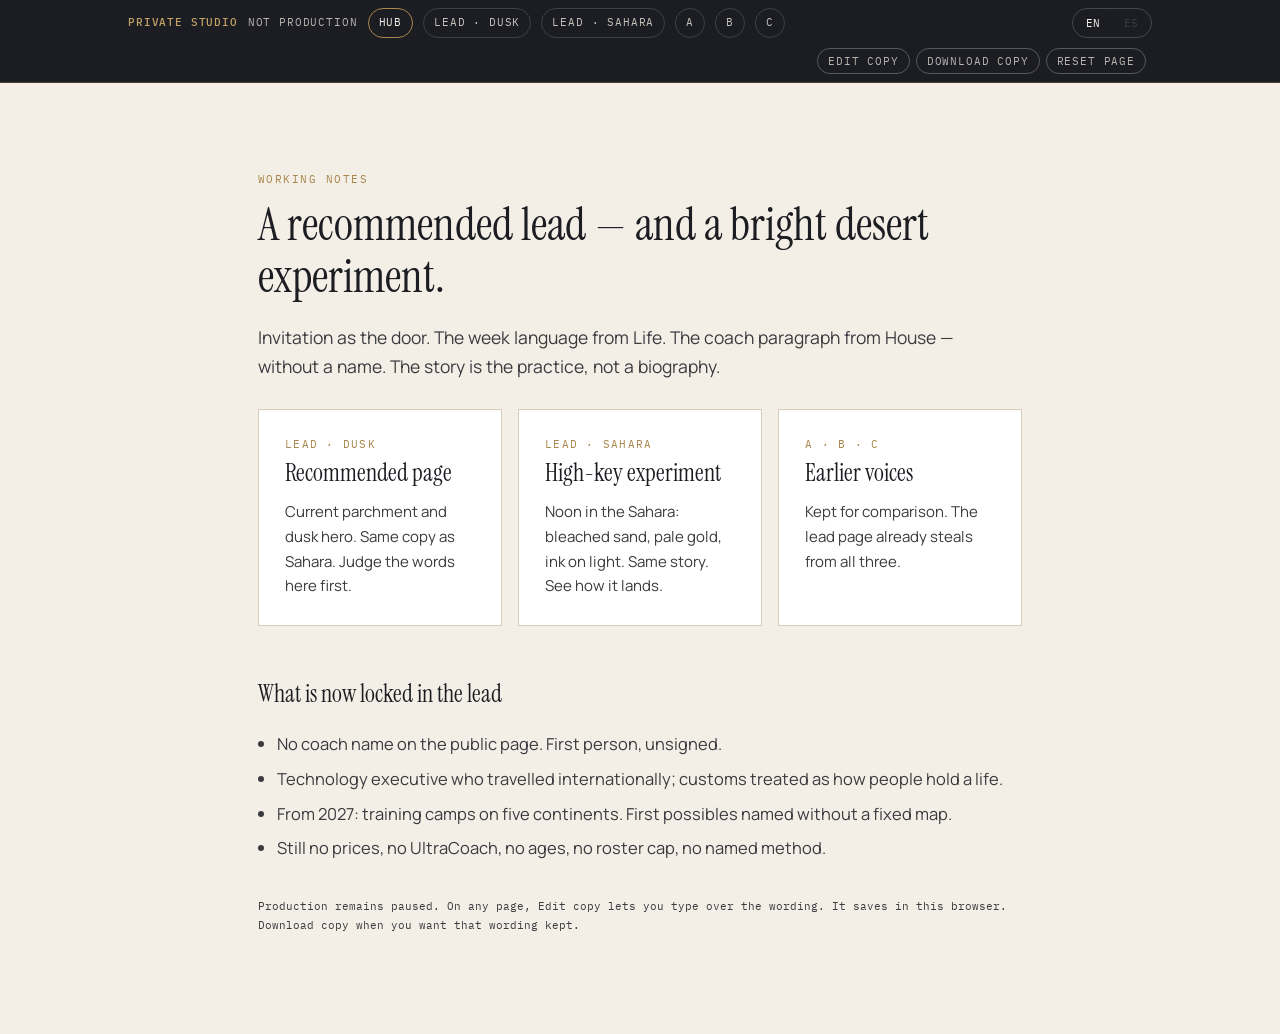
<file: index.html>
<!DOCTYPE html>
<html lang="en" data-lang="en">
<head>
<meta charset="UTF-8" />
<meta name="viewport" content="width=device-width, initial-scale=1" />
<meta name="robots" content="noindex, nofollow" />
<title>Far Horizon · Review studio</title>
<link rel="preconnect" href="https://fonts.googleapis.com" />
<link rel="preconnect" href="https://fonts.gstatic.com" crossorigin />
<link href="https://fonts.googleapis.com/css2?family=Manrope:wght@400;500;600;700&family=Instrument+Serif:ital@0;1&family=IBM+Plex+Mono:wght@400;500&display=swap" rel="stylesheet" />
<link rel="stylesheet" href="css/studio.css" />
</head>
<body>
<div class="studio"><div class="wrap">
  <b>Private studio</b>
  <span class="i-en">not production</span><span class="i-es">no es producción</span>
  <a class="on" href="index.html">Hub</a>
  <a href="lead.html">Lead · dusk</a>
  <a href="sahara.html">Lead · Sahara</a>
  <a href="a.html">A</a>
  <a href="b.html">B</a>
  <a href="c.html">C</a>
  <div class="langs" style="margin-left:auto;border-color:rgba(244,239,230,.2)">
    <button id="b-en" class="on" type="button" onclick="setLang('en')">EN</button>
    <button id="b-es" type="button" onclick="setLang('es')">ES</button>
  </div>
</div></div>
<section>
  <div class="wrap notes">
    <div class="mlabel"><span class="i-en">Working notes</span><span class="i-es">Notas de trabajo</span></div>
    <h2><span class="i-en">A recommended lead — and a bright desert experiment.</span><span class="i-es">Una voz recomendada — y un experimento de desierto claro.</span></h2>
    <p class="lead"><span class="i-en">Invitation as the door. The week language from Life. The coach paragraph from House — without a name. The story is the practice, not a biography.</span><span class="i-es">La invitación como puerta. El lenguaje de la semana de La vida. El párrafo del coach de La casa — sin nombre. La historia es la práctica, no una biografía.</span></p>
    <div class="compare">
      <a class="card" href="lead.html"><div class="ver">Lead · dusk</div><h3><span class="i-en">Recommended page</span><span class="i-es">Página recomendada</span></h3><p><span class="i-en">Current parchment and dusk hero. Same copy as Sahara. Judge the words here first.</span><span class="i-es">Pergamino y héroe al crepúsculo. El mismo texto que Sahara. Juzga primero las palabras aquí.</span></p></a>
      <a class="card" href="sahara.html"><div class="ver">Lead · Sahara</div><h3><span class="i-en">High-key experiment</span><span class="i-es">Experimento de luz</span></h3><p><span class="i-en">Noon in the Sahara: bleached sand, pale gold, ink on light. Same story. See how it lands.</span><span class="i-es">Mediodía en el Sáhara: arena blanqueada, oro pálido, tinta sobre luz. La misma historia. A ver cómo cae.</span></p></a>
      <a class="card" href="a.html"><div class="ver">A · B · C</div><h3><span class="i-en">Earlier voices</span><span class="i-es">Voces anteriores</span></h3><p><span class="i-en">Kept for comparison. The lead page already steals from all three.</span><span class="i-es">Se conservan para comparar. La página principal ya toma de las tres.</span></p></a>
    </div>
    <h3 style="margin-top:48px"><span class="i-en">What is now locked in the lead</span><span class="i-es">Qué queda fijado en la versión principal</span></h3>
    <ul>
      <li><span class="i-en">No coach name on the public page. First person, unsigned.</span><span class="i-es">Sin nombre del coach en la página pública. Primera persona, sin firma.</span></li>
      <li><span class="i-en">Technology executive who travelled internationally; customs treated as how people hold a life.</span><span class="i-es">Ejecutivo de tecnología que viajó internacionalmente; las costumbres, como el modo en que las personas sostienen una vida.</span></li>
      <li><span class="i-en">From 2027: training camps on five continents. First possibles named without a fixed map.</span><span class="i-es">Desde 2027: campamentos en cinco continentes. Primeros posibles nombrados, mapa no fijo.</span></li>
      <li><span class="i-en">Still no prices, no UltraCoach, no ages, no roster cap, no named method.</span><span class="i-es">Sigue sin precios, sin UltraCoach, sin edades, sin tope de roster, sin método nombrado.</span></li>
    </ul>
    <p class="fine" style="margin-top:36px"><span class="i-en">Production remains paused. On any page, Edit copy lets you type over the wording. It saves in this browser. Download copy when you want that wording kept.</span><span class="i-es">La producción sigue en pausa. En cualquier página, Edit copy permite reescribir el texto. Se guarda en este navegador. Download copy cuando quieras conservar esa redacción.</span></p>
  </div>
</section>
<script>
function setLang(l){
  document.documentElement.lang=l;
  document.documentElement.setAttribute('data-lang',l);
  document.getElementById('b-en').classList.toggle('on',l==='en');
  document.getElementById('b-es').classList.toggle('on',l==='es');
  try{localStorage.setItem('fh-lang',l)}catch(e){}
}
try{var s=localStorage.getItem('fh-lang'); if(s) setLang(s)}catch(e){}
</script>
<script src="js/copy.js"></script>
</body>
</html>
</file>
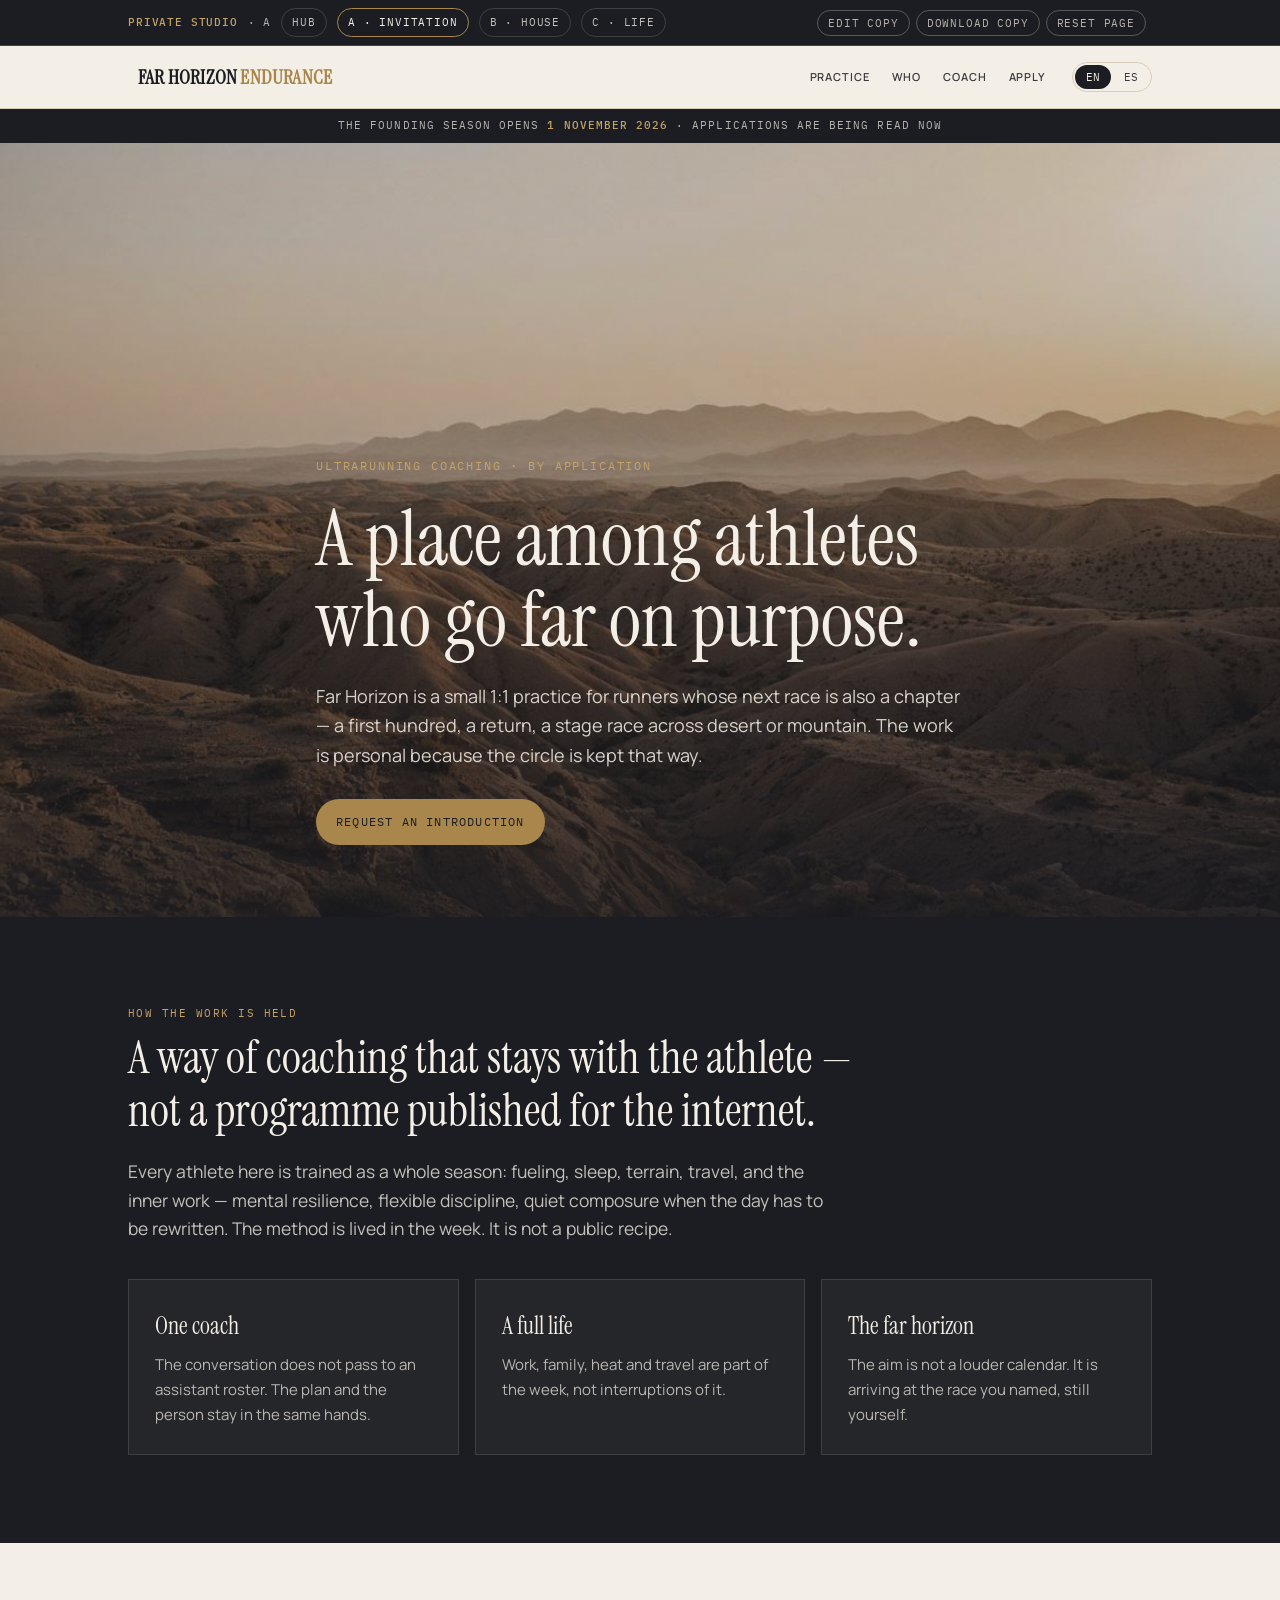
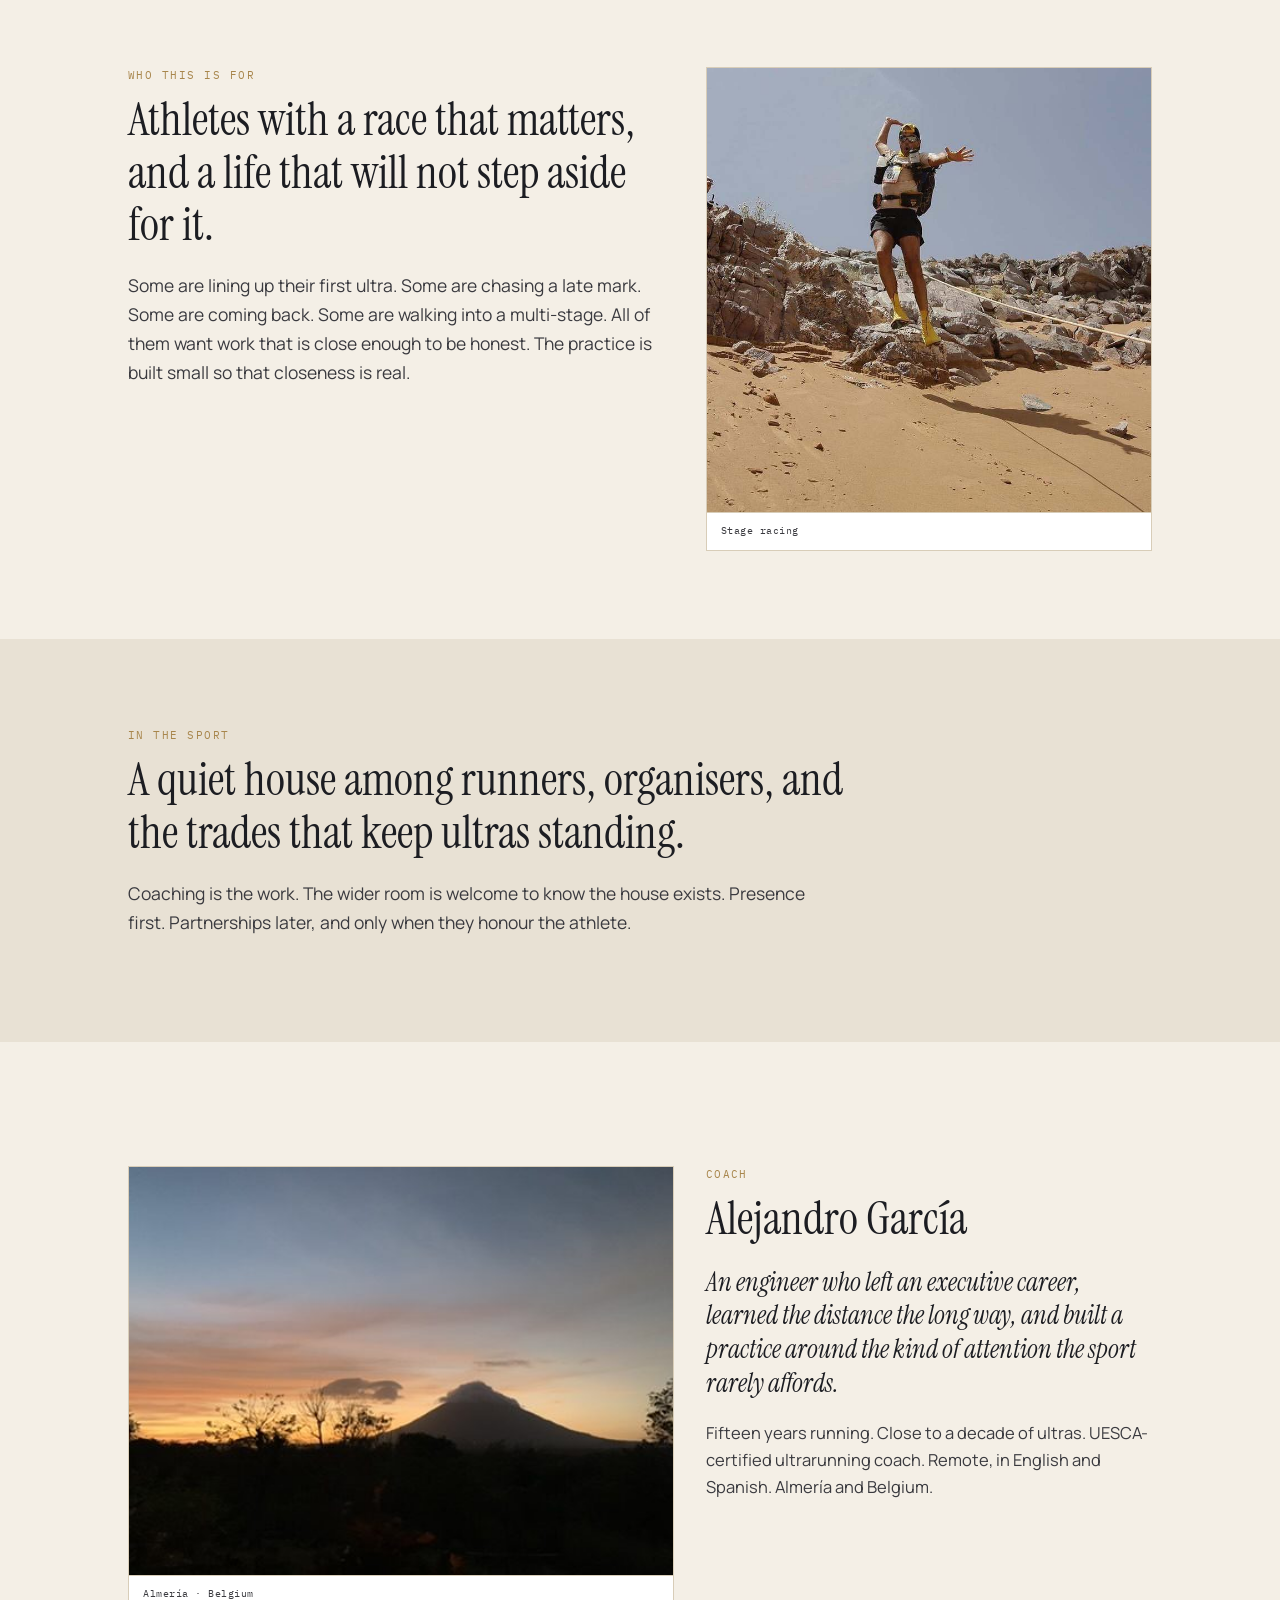
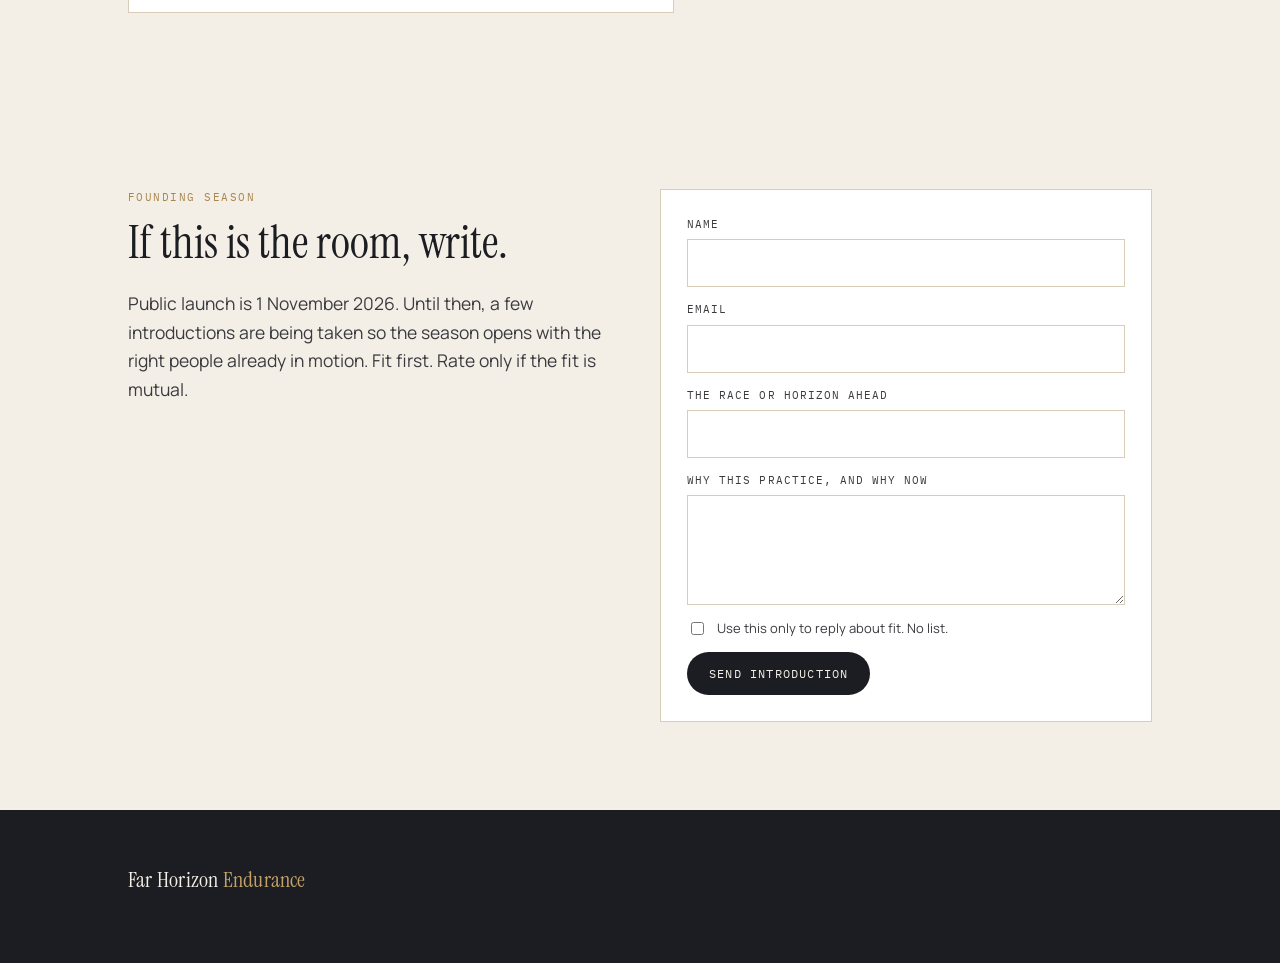
<file: a.html>
<!DOCTYPE html>
<html lang="en" data-lang="en">
<head>
<meta charset="UTF-8" />
<meta name="viewport" content="width=device-width, initial-scale=1" />
<meta name="robots" content="noindex, nofollow" />
<title>Far Horizon Endurance · Invitation</title>
<link rel="stylesheet" href="css/studio.css" />
<link rel="preconnect" href="https://fonts.googleapis.com" />
<link rel="preconnect" href="https://fonts.gstatic.com" crossorigin />
<link href="https://fonts.googleapis.com/css2?family=Manrope:wght@400;500;600;700&family=Instrument+Serif:ital@0;1&family=IBM+Plex+Mono:wght@400;500&display=swap" rel="stylesheet" />
</head>
<body>
<div class="studio"><div class="wrap"><b>Private studio</b> · A <a href="index.html">Hub</a> <a class="on" href="a.html">A · Invitation</a> <a href="b.html">B · House</a> <a href="c.html">C · Life</a></div></div>
<nav><div class="wrap"><a class="wordmark" href="a.html">Far Horizon <em>Endurance</em></a><div class="links"><a href="#practice">Practice</a><a href="#who">Who</a><a href="#coach">Coach</a><a href="#apply">Apply</a></div><div class="langs"><button id="b-en" class="on" type="button" onclick="setLang('en')">EN</button><button id="b-es" type="button" onclick="setLang('es')">ES</button></div></div></nav>
<div class="ribbon"><span class="i-en">The founding season opens <b>1 November 2026</b> · applications are being read now</span><span class="i-es">La temporada fundacional abre el <b>1 de noviembre de 2026</b> · las solicitudes se leen ya</span></div>
<header class="hero"><img class="bg" alt="" src="img/hero-dusk.jpg" /><div class="veil"></div><div class="wrap"><div class="kicker"><span class="i-en">Ultrarunning coaching · by application</span><span class="i-es">Coaching de ultrarunning · por solicitud</span></div><h1><span class="i-en">A place among athletes<br>who go far on purpose.</span><span class="i-es">Un lugar entre atletas<br>que van lejos a propósito.</span></h1><p class="lead"><span class="i-en">Far Horizon is a small 1:1 practice for runners whose next race is also a chapter — a first hundred, a return, a stage race across desert or mountain. The work is personal because the circle is kept that way.</span><span class="i-es">Far Horizon es una práctica 1:1 reducida para corredores cuya próxima carrera es también un capítulo — un primer hundred, un regreso, una etapa en desierto o montaña. El trabajo es personal porque el círculo se mantiene así.</span></p><a class="cta" href="#apply"><span class="i-en">Request an introduction</span><span class="i-es">Pedir una presentación</span></a></div></header>
<section id="practice" class="dark"><div class="wrap"><div class="mlabel"><span class="i-en">How the work is held</span><span class="i-es">Cómo se sostiene el trabajo</span></div><h2><span class="i-en">A way of coaching that stays with the athlete — not a programme published for the internet.</span><span class="i-es">Una forma de entrenar que permanece con el atleta — no un programa publicado en internet.</span></h2><p class="lead"><span class="i-en">Every athlete here is trained as a whole season: fueling, sleep, terrain, travel, and the inner work — mental resilience, flexible discipline, quiet composure when the day has to be rewritten. The method is lived in the week. It is not a public recipe.</span><span class="i-es">Cada atleta se entrena como una temporada completa: nutrición, sueño, terreno, viajes y el trabajo interior — resiliencia mental, disciplina flexible, compostura quieta cuando hay que reescribir el día. El método se vive en la semana. No es una receta pública.</span></p><div class="grid3"><div class="card"><h3><span class="i-en">One coach</span><span class="i-es">Un solo coach</span></h3><p><span class="i-en">The conversation does not pass to an assistant roster. The plan and the person stay in the same hands.</span><span class="i-es">La conversación no pasa a un roster de asistentes. El plan y la persona quedan en las mismas manos.</span></p></div><div class="card"><h3><span class="i-en">A full life</span><span class="i-es">Una vida completa</span></h3><p><span class="i-en">Work, family, heat and travel are part of the week, not interruptions of it.</span><span class="i-es">Trabajo, familia, calor y viajes forman parte de la semana, no la interrumpen.</span></p></div><div class="card"><h3><span class="i-en">The far horizon</span><span class="i-es">El horizonte lejano</span></h3><p><span class="i-en">The aim is not a louder calendar. It is arriving at the race you named, still yourself.</span><span class="i-es">El objetivo no es un calendario más ruidoso. Es llegar a la carrera que nombraste, siendo todavía tú.</span></p></div></div></div></section>
<section id="who"><div class="wrap grid2"><div><div class="mlabel"><span class="i-en">Who this is for</span><span class="i-es">Para quién</span></div><h2><span class="i-en">Athletes with a race that matters, and a life that will not step aside for it.</span><span class="i-es">Atletas con una carrera que importa, y una vida que no se aparta por ella.</span></h2><p class="lead"><span class="i-en">Some are lining up their first ultra. Some are chasing a late mark. Some are coming back. Some are walking into a multi-stage. All of them want work that is close enough to be honest. The practice is built small so that closeness is real.</span><span class="i-es">Algunos alinean su primer ultra. Otros persiguen una marca tardía. Otros regresan. Otros entran en una carrera por etapas. Todos quieren un trabajo lo bastante cercano como para ser honesto. La práctica se mantiene pequeña para que esa cercanía sea real.</span></p></div><figure class="photo"><img alt="" src="img/terrain-sand.jpg" /><figcaption>Stage racing</figcaption></figure></div></section>
<section class="alt"><div class="wrap"><div class="mlabel"><span class="i-en">In the sport</span><span class="i-es">En el deporte</span></div><h2><span class="i-en">A quiet house among runners, organisers, and the trades that keep ultras standing.</span><span class="i-es">Una casa discreta entre corredores, organizadores y oficios que sostienen los ultras.</span></h2><p class="lead"><span class="i-en">Coaching is the work. The wider room is welcome to know the house exists. Presence first. Partnerships later, and only when they honour the athlete.</span><span class="i-es">El coaching es el trabajo. La sala más amplia puede saber que la casa existe. Primero la presencia. Las alianzas, después, y solo si honran al atleta.</span></p></div></section>
<section id="coach"><div class="wrap grid2"><figure class="photo"><img alt="" src="img/terrain-volcano.jpg" /><figcaption>Almería · Belgium</figcaption></figure><div class="prose"><div class="mlabel">Coach</div><h2>Alejandro García</h2><blockquote><span class="i-en">An engineer who left an executive career, learned the distance the long way, and built a practice around the kind of attention the sport rarely affords.</span><span class="i-es">Un ingeniero que dejó una carrera ejecutiva, aprendió la distancia por el camino largo, y construyó una práctica en torno a la atención que el deporte rara vez concede.</span></blockquote><p><span class="i-en">Fifteen years running. Close to a decade of ultras. UESCA-certified ultrarunning coach. Remote, in English and Spanish. Almería and Belgium.</span><span class="i-es">Quince años corriendo. Cerca de una década de ultras. Coach UESCA. Remoto, en inglés y español. Almería y Bélgica.</span></p></div></div></section>
<section id="apply"><div class="wrap callgrid"><div><div class="mlabel"><span class="i-en">Founding season</span><span class="i-es">Temporada fundacional</span></div><h2><span class="i-en">If this is the room, write.</span><span class="i-es">Si este es el cuarto, escribe.</span></h2><p class="lead"><span class="i-en">Public launch is 1 November 2026. Until then, a few introductions are being taken so the season opens with the right people already in motion. Fit first. Rate only if the fit is mutual.</span><span class="i-es">El lanzamiento público es el 1 de noviembre de 2026. Hasta entonces se aceptan unas presentaciones para que la temporada abra con las personas adecuadas ya en marcha. Primero el encaje. La tarifa, solo si el encaje es mutuo.</span></p></div><div class="card"><form action="https://formsubmit.co/alejandrojgarciap@hotmail.com" method="POST"><input type="hidden" name="_subject" value="Far Horizon — introduction (Version A)" /><input type="hidden" name="_captcha" value="false" /><input type="hidden" name="version" value="A-invitation" /><input type="text" name="_honey" style="display:none" tabindex="-1" autocomplete="off" /><label><span class="i-en">Name</span><span class="i-es">Nombre</span><input required name="name" /></label><label>Email<input required type="email" name="email" /></label><label><span class="i-en">The race or horizon ahead</span><span class="i-es">La carrera u horizonte</span><input name="goal" /></label><label><span class="i-en">Why this practice, and why now</span><span class="i-es">Por qué esta práctica, y por qué ahora</span><textarea name="message"></textarea></label><label class="consent"><input required type="checkbox" name="consent" value="yes" /><span class="i-en">Use this only to reply about fit. No list.</span><span class="i-es">Usar solo para responder sobre el encaje. Sin lista.</span></label><button type="submit"><span class="i-en">Send introduction</span><span class="i-es">Enviar presentación</span></button></form></div></div></section>
<footer><div class="wrap"><div class="wordmark">Far Horizon <em style="color:var(--gold-light);font-style:normal">Endurance</em></div></div></footer>
<script>function setLang(l){document.documentElement.lang=l;document.documentElement.setAttribute('data-lang',l);document.getElementById('b-en').classList.toggle('on',l==='en');document.getElementById('b-es').classList.toggle('on',l==='es');try{localStorage.setItem('fh-lang',l)}catch(e){}}try{var s=localStorage.getItem('fh-lang'); if(s) setLang(s)}catch(e){}</script>
<script src="js/copy.js"></script>
</body></html>
</file>
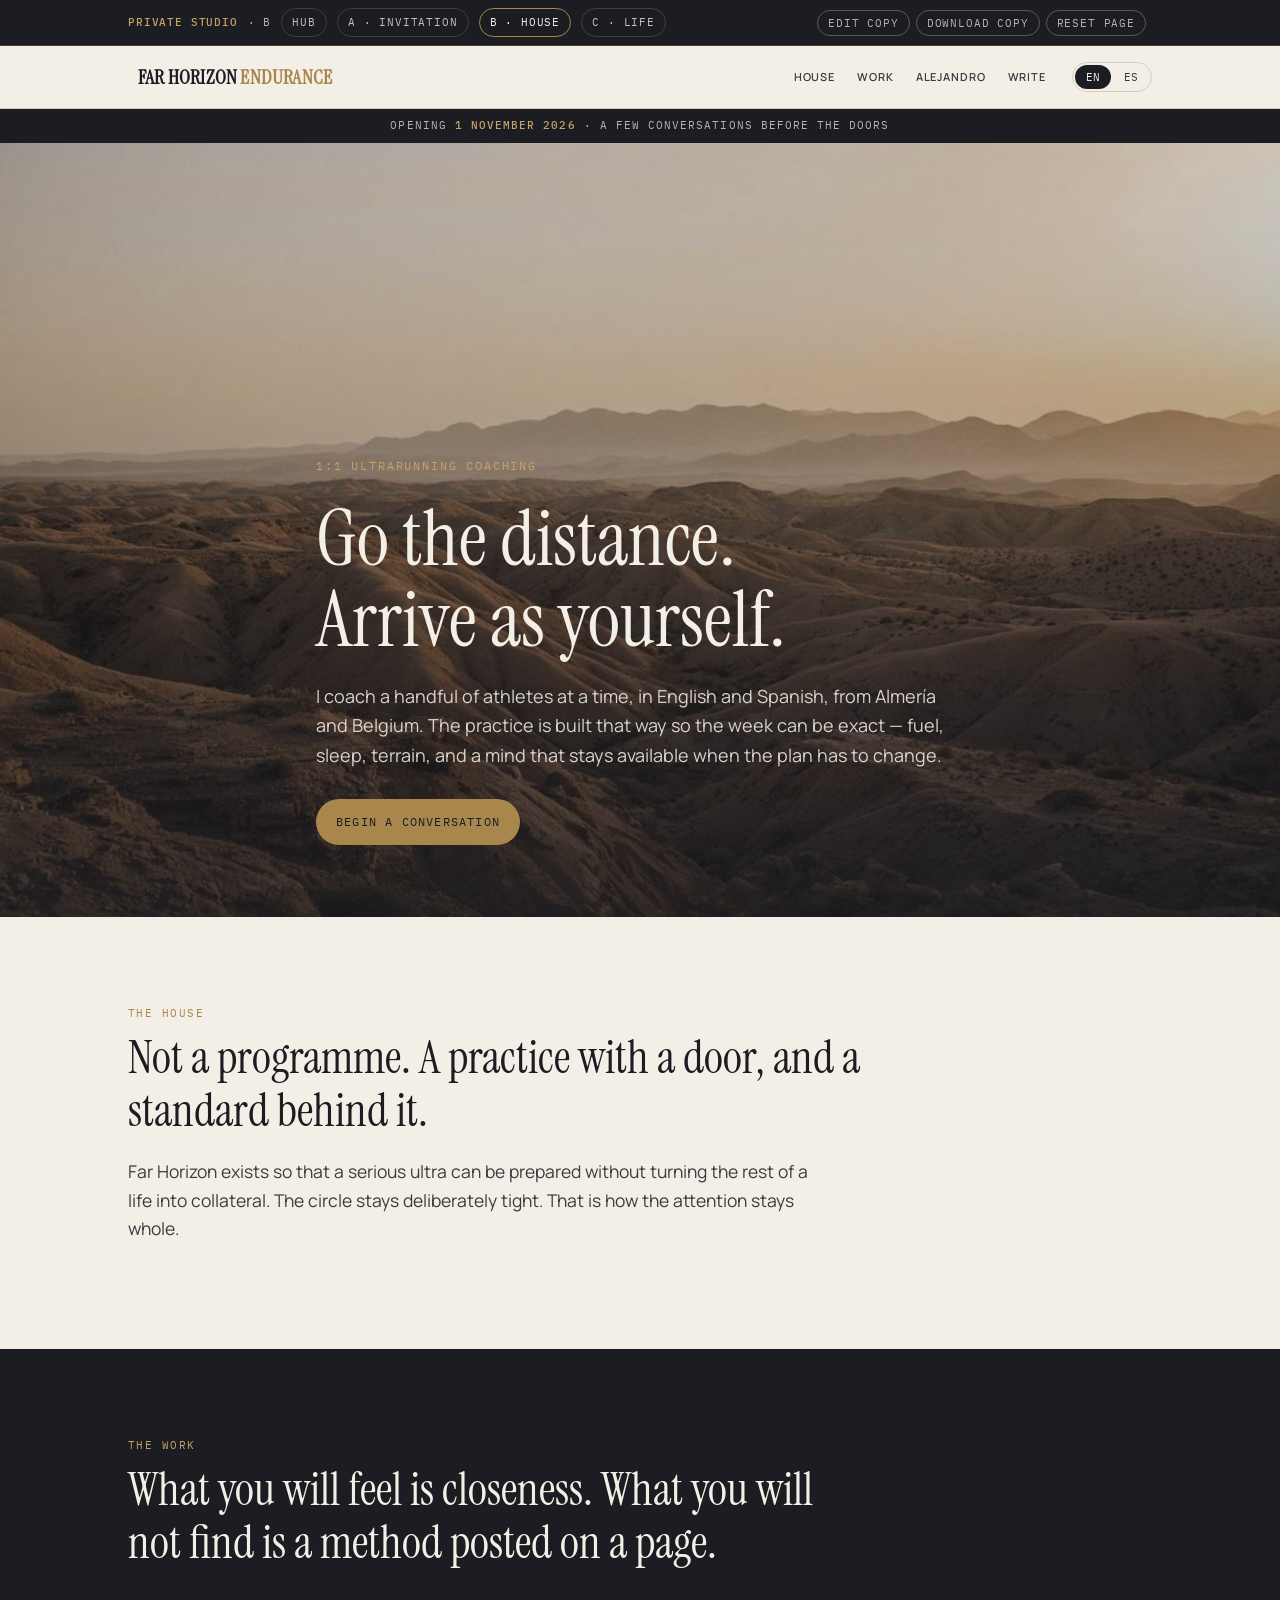
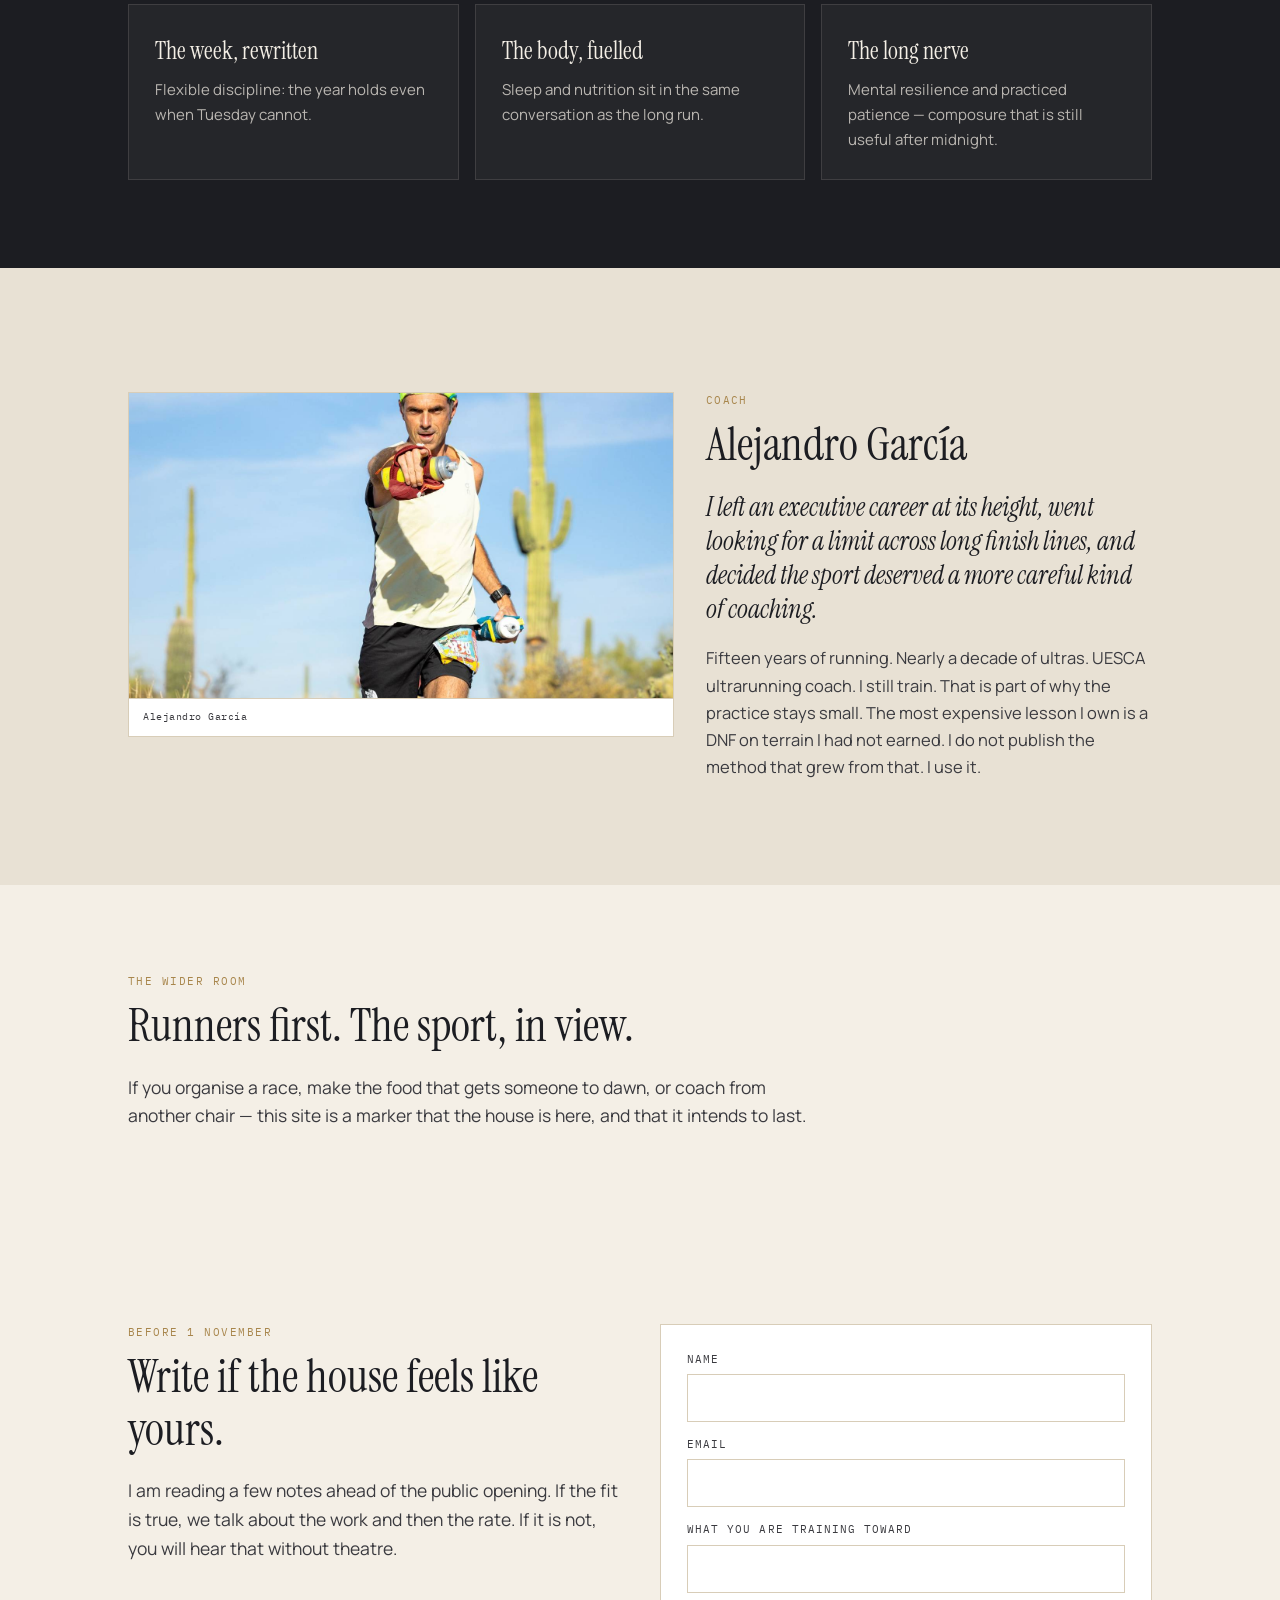
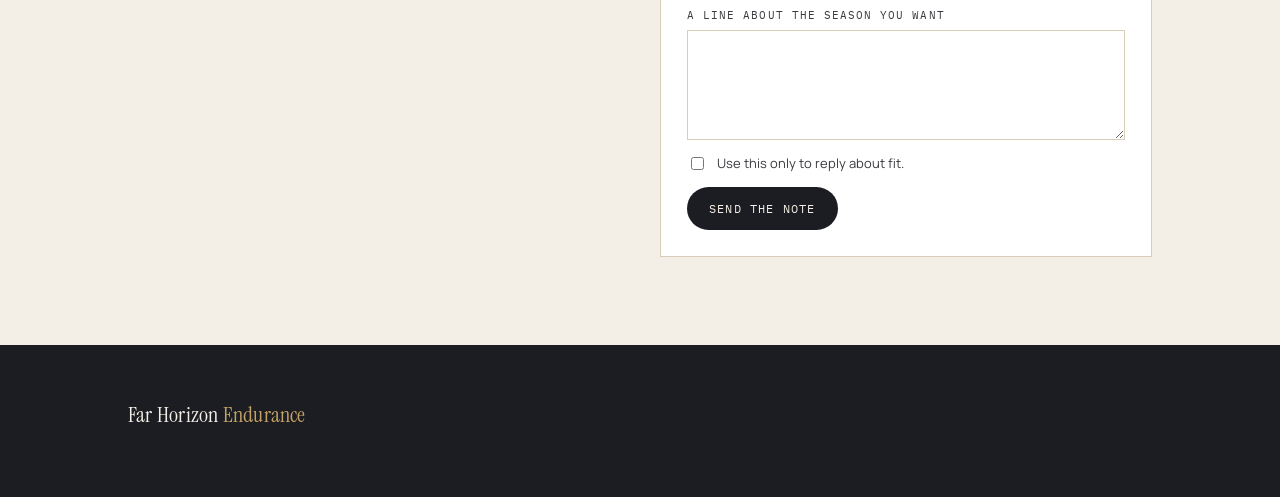
<file: b.html>
<!DOCTYPE html>
<html lang="en" data-lang="en">
<head>
<meta charset="UTF-8" />
<meta name="viewport" content="width=device-width, initial-scale=1" />
<meta name="robots" content="noindex, nofollow" />
<title>Far Horizon Endurance · The house</title>
<link rel="stylesheet" href="css/studio.css" />
<link rel="preconnect" href="https://fonts.googleapis.com" />
<link rel="preconnect" href="https://fonts.gstatic.com" crossorigin />
<link href="https://fonts.googleapis.com/css2?family=Manrope:wght@400;500;600;700&family=Instrument+Serif:ital@0;1&family=IBM+Plex+Mono:wght@400;500&display=swap" rel="stylesheet" />
</head>
<body>
<div class="studio"><div class="wrap"><b>Private studio</b> · B <a href="index.html">Hub</a> <a href="a.html">A · Invitation</a> <a class="on" href="b.html">B · House</a> <a href="c.html">C · Life</a></div></div>
<nav><div class="wrap"><a class="wordmark" href="b.html">Far Horizon <em>Endurance</em></a><div class="links"><a href="#house">House</a><a href="#work">Work</a><a href="#coach">Alejandro</a><a href="#apply">Write</a></div><div class="langs"><button id="b-en" class="on" type="button" onclick="setLang('en')">EN</button><button id="b-es" type="button" onclick="setLang('es')">ES</button></div></div></nav>
<div class="ribbon"><span class="i-en">Opening <b>1 November 2026</b> · a few conversations before the doors</span><span class="i-es">Apertura <b>1 de noviembre de 2026</b> · unas conversaciones antes de las puertas</span></div>
<header class="hero"><img class="bg" alt="" src="img/hero-dusk.jpg" /><div class="veil"></div><div class="wrap"><div class="kicker"><span class="i-en">1:1 ultrarunning coaching</span><span class="i-es">Coaching 1:1 de ultrarunning</span></div><h1><span class="i-en">Go the distance.<br>Arrive as yourself.</span><span class="i-es">Llega lejos.<br>Llega siendo tú.</span></h1><p class="lead"><span class="i-en">I coach a handful of athletes at a time, in English and Spanish, from Almería and Belgium. The practice is built that way so the week can be exact — fuel, sleep, terrain, and a mind that stays available when the plan has to change.</span><span class="i-es">Entreno a un puñado de atletas a la vez, en inglés y español, desde Almería y Bélgica. La práctica está hecha así para que la semana pueda ser exacta — nutrición, sueño, terreno, y una mente que sigue disponible cuando el plan tiene que cambiar.</span></p><a class="cta" href="#apply"><span class="i-en">Begin a conversation</span><span class="i-es">Empezar una conversación</span></a></div></header>
<section id="house"><div class="wrap"><div class="mlabel"><span class="i-en">The house</span><span class="i-es">La casa</span></div><h2><span class="i-en">Not a programme. A practice with a door, and a standard behind it.</span><span class="i-es">No un programa. Una práctica con una puerta, y un criterio detrás.</span></h2><p class="lead"><span class="i-en">Far Horizon exists so that a serious ultra can be prepared without turning the rest of a life into collateral. The circle stays deliberately tight. That is how the attention stays whole.</span><span class="i-es">Far Horizon existe para que un ultra serio pueda prepararse sin convertir el resto de la vida en daño colateral. El círculo se mantiene deliberadamente justo. Así es como la atención se queda entera.</span></p></div></section>
<section id="work" class="dark"><div class="wrap"><div class="mlabel"><span class="i-en">The work</span><span class="i-es">El trabajo</span></div><h2><span class="i-en">What you will feel is closeness. What you will not find is a method posted on a page.</span><span class="i-es">Lo que se siente es cercanía. Lo que no encontrarás es un método colgado en una página.</span></h2><div class="grid3"><div class="card"><h3><span class="i-en">The week, rewritten</span><span class="i-es">La semana, reescrita</span></h3><p><span class="i-en">Flexible discipline: the year holds even when Tuesday cannot.</span><span class="i-es">Disciplina flexible: el año se sostiene aunque el martes no pueda.</span></p></div><div class="card"><h3><span class="i-en">The body, fuelled</span><span class="i-es">El cuerpo, nutrido</span></h3><p><span class="i-en">Sleep and nutrition sit in the same conversation as the long run.</span><span class="i-es">Sueño y nutrición viven en la misma conversación que el rodaje largo.</span></p></div><div class="card"><h3><span class="i-en">The long nerve</span><span class="i-es">El nervio largo</span></h3><p><span class="i-en">Mental resilience and practiced patience — composure that is still useful after midnight.</span><span class="i-es">Resiliencia mental y paciencia practicada — una compostura útil después de medianoche.</span></p></div></div></div></section>
<section id="coach" class="alt"><div class="wrap grid2"><figure class="photo"><img alt="" src="img/hero-sahara.jpg" /><figcaption>Alejandro García</figcaption></figure><div class="prose"><div class="mlabel">Coach</div><h2>Alejandro García</h2><blockquote><span class="i-en">I left an executive career at its height, went looking for a limit across long finish lines, and decided the sport deserved a more careful kind of coaching.</span><span class="i-es">Dejé una carrera ejecutiva en su altura, salí a buscar un límite en metas largas, y decidí que el deporte merecía un coaching más cuidadoso.</span></blockquote><p><span class="i-en">Fifteen years of running. Nearly a decade of ultras. UESCA ultrarunning coach. I still train. That is part of why the practice stays small. The most expensive lesson I own is a DNF on terrain I had not earned. I do not publish the method that grew from that. I use it.</span><span class="i-es">Quince años corriendo. Casi una década de ultras. Coach UESCA. Sigo entrenando. Por eso la práctica se mantiene pequeña. La lección más cara que tengo es un DNF en un terreno que no había ganado. No publico el método. Lo uso.</span></p></div></div></section>
<section><div class="wrap"><div class="mlabel"><span class="i-en">The wider room</span><span class="i-es">La sala más amplia</span></div><h2><span class="i-en">Runners first. The sport, in view.</span><span class="i-es">Primero los corredores. El deporte, a la vista.</span></h2><p class="lead"><span class="i-en">If you organise a race, make the food that gets someone to dawn, or coach from another chair — this site is a marker that the house is here, and that it intends to last.</span><span class="i-es">Si organizas una carrera, haces la comida que lleva a alguien al amanecer, o entrenas desde otra silla — este sitio es una marca de que la casa está aquí, y de que pretende durar.</span></p></div></section>
<section id="apply"><div class="wrap callgrid"><div><div class="mlabel"><span class="i-en">Before 1 November</span><span class="i-es">Antes del 1 de noviembre</span></div><h2><span class="i-en">Write if the house feels like yours.</span><span class="i-es">Escribe si la casa te parece tuya.</span></h2><p class="lead"><span class="i-en">I am reading a few notes ahead of the public opening. If the fit is true, we talk about the work and then the rate. If it is not, you will hear that without theatre.</span><span class="i-es">Estoy leyendo unas notas antes de la apertura pública. Si el encaje es cierto, hablamos del trabajo y después de la tarifa. Si no lo es, lo oirás sin teatro.</span></p></div><div class="card"><form action="https://formsubmit.co/alejandrojgarciap@hotmail.com" method="POST"><input type="hidden" name="_subject" value="Far Horizon — conversation (Version B)" /><input type="hidden" name="_captcha" value="false" /><input type="hidden" name="version" value="B-house" /><input type="text" name="_honey" style="display:none" tabindex="-1" autocomplete="off" /><label>Name<input required name="name" /></label><label>Email<input required type="email" name="email" /></label><label><span class="i-en">What you are training toward</span><span class="i-es">Hacia qué entrenas</span><input name="goal" /></label><label><span class="i-en">A line about the season you want</span><span class="i-es">Una línea sobre la temporada que quieres</span><textarea name="message"></textarea></label><label class="consent"><input required type="checkbox" name="consent" value="yes" /><span class="i-en">Use this only to reply about fit.</span><span class="i-es">Usar solo para responder sobre el encaje.</span></label><button type="submit"><span class="i-en">Send the note</span><span class="i-es">Enviar la nota</span></button></form></div></div></section>
<footer><div class="wrap"><div class="wordmark">Far Horizon <em style="color:var(--gold-light);font-style:normal">Endurance</em></div></div></footer>
<script>function setLang(l){document.documentElement.lang=l;document.documentElement.setAttribute('data-lang',l);document.getElementById('b-en').classList.toggle('on',l==='en');document.getElementById('b-es').classList.toggle('on',l==='es');try{localStorage.setItem('fh-lang',l)}catch(e){}}try{var s=localStorage.getItem('fh-lang'); if(s) setLang(s)}catch(e){}</script>
<script src="js/copy.js"></script>
</body></html>
</file>
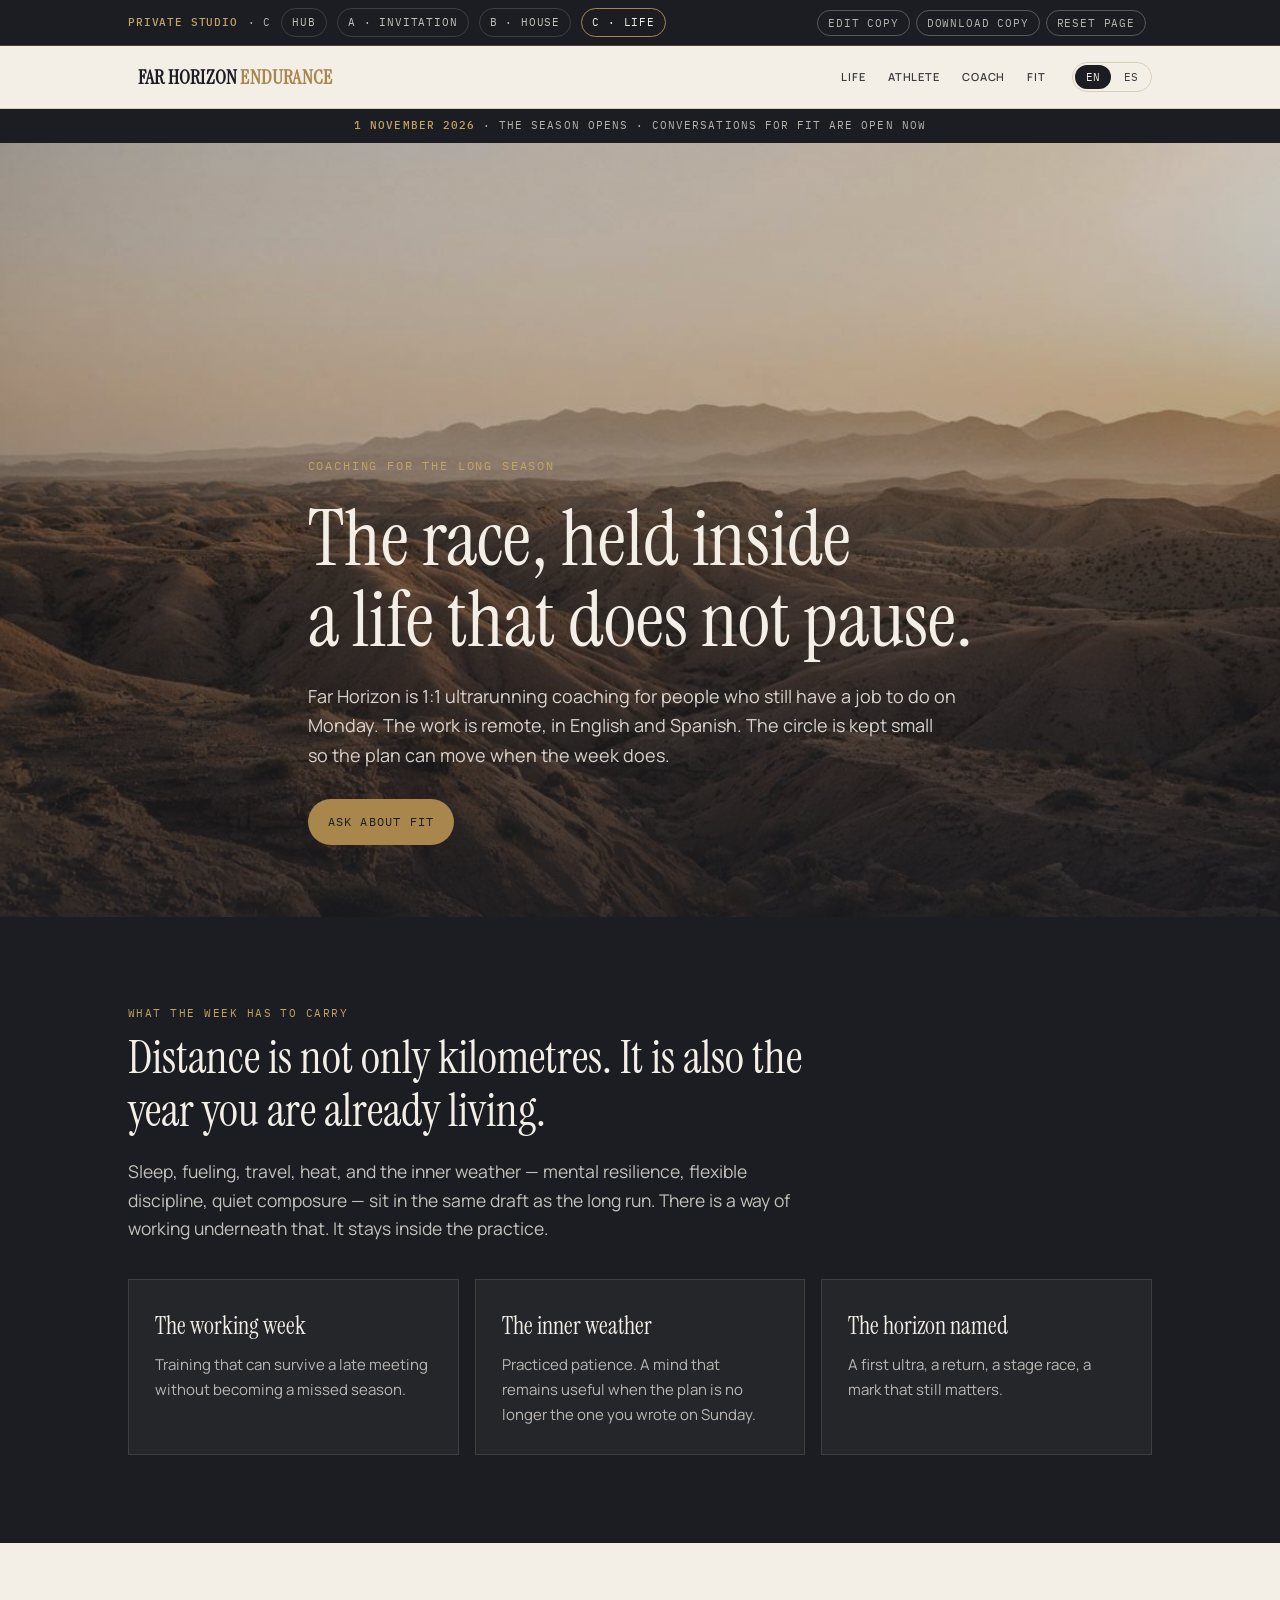
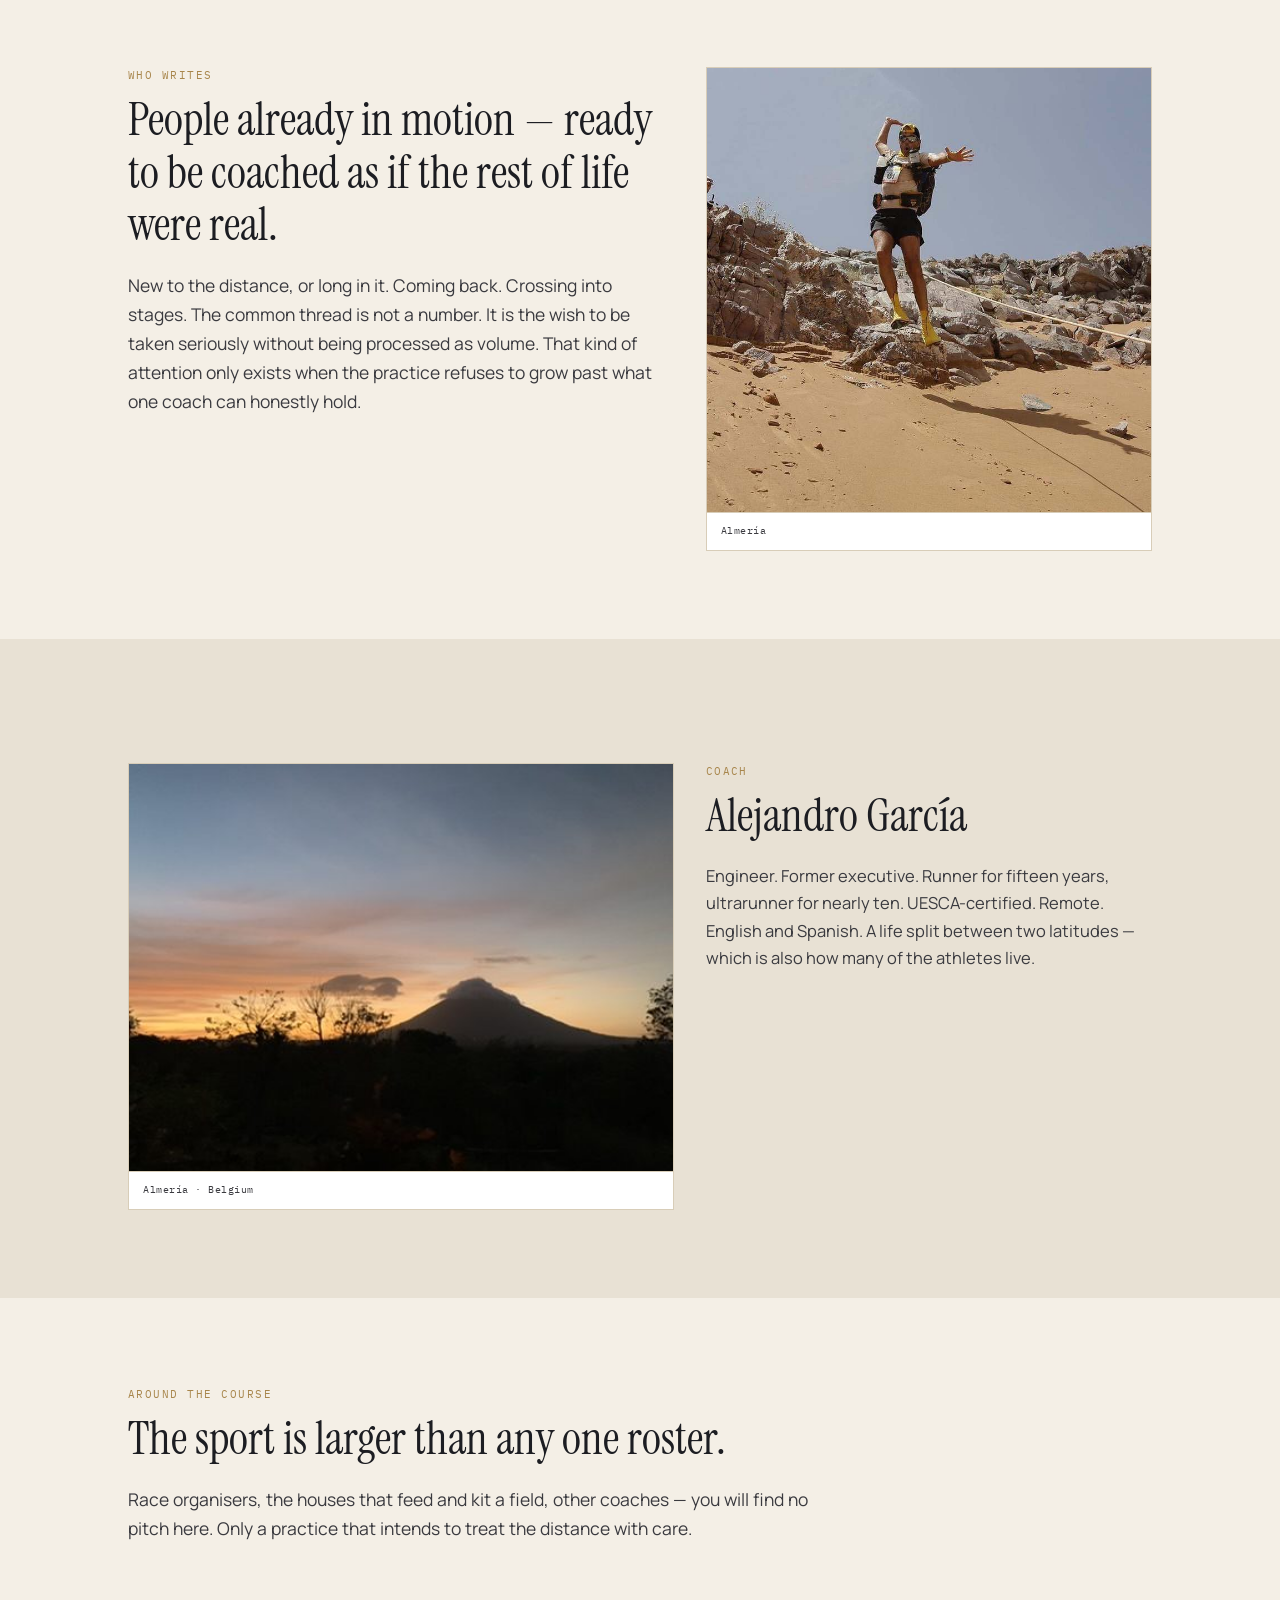
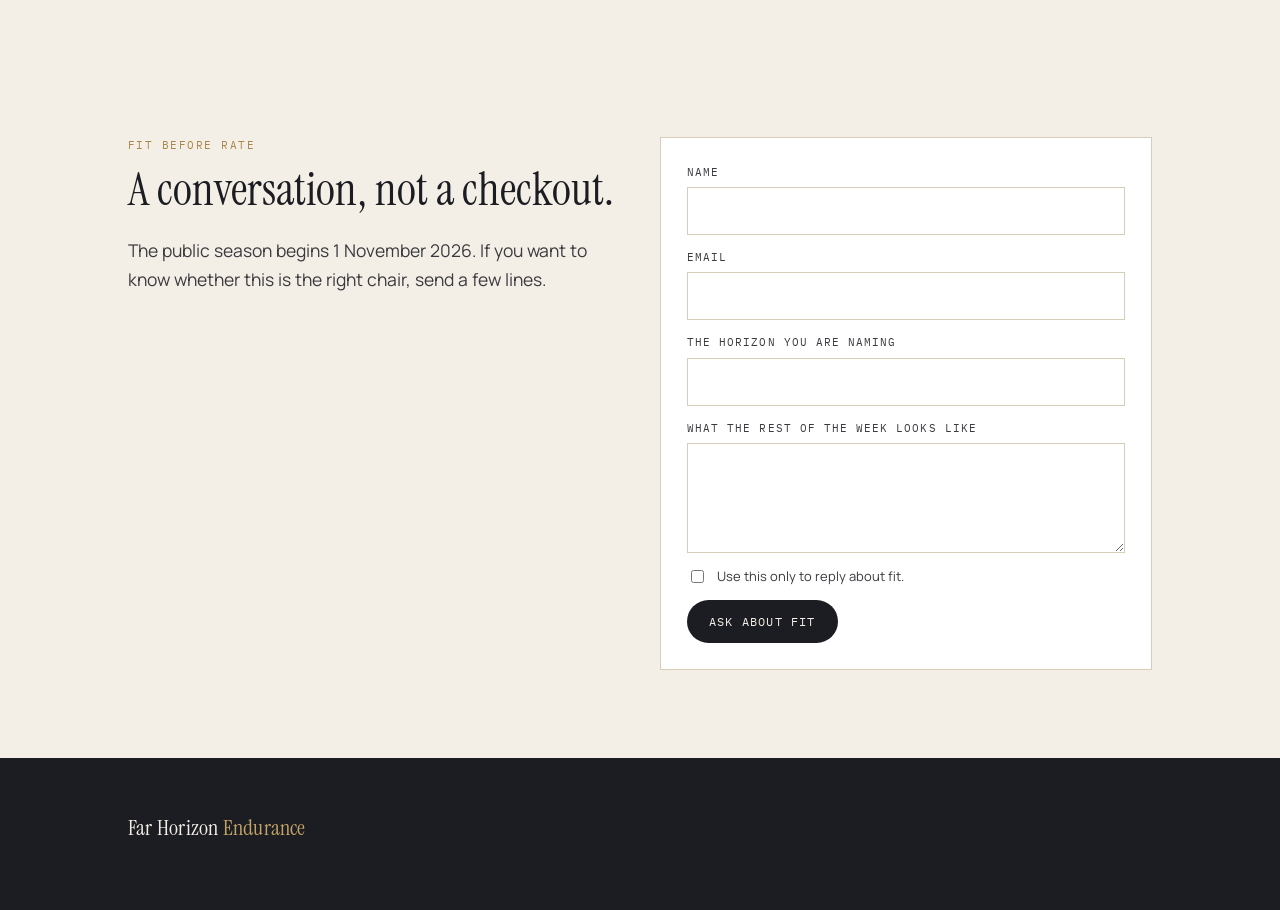
<file: c.html>
<!DOCTYPE html>
<html lang="en" data-lang="en">
<head>
<meta charset="UTF-8" />
<meta name="viewport" content="width=device-width, initial-scale=1" />
<meta name="robots" content="noindex, nofollow" />
<title>Far Horizon Endurance · The life</title>
<link rel="stylesheet" href="css/studio.css" />
<link rel="preconnect" href="https://fonts.googleapis.com" />
<link rel="preconnect" href="https://fonts.gstatic.com" crossorigin />
<link href="https://fonts.googleapis.com/css2?family=Manrope:wght@400;500;600;700&family=Instrument+Serif:ital@0;1&family=IBM+Plex+Mono:wght@400;500&display=swap" rel="stylesheet" />
</head>
<body>
<div class="studio"><div class="wrap"><b>Private studio</b> · C <a href="index.html">Hub</a> <a href="a.html">A · Invitation</a> <a href="b.html">B · House</a> <a class="on" href="c.html">C · Life</a></div></div>
<nav><div class="wrap"><a class="wordmark" href="c.html">Far Horizon <em>Endurance</em></a><div class="links"><a href="#life">Life</a><a href="#who">Athlete</a><a href="#coach">Coach</a><a href="#apply">Fit</a></div><div class="langs"><button id="b-en" class="on" type="button" onclick="setLang('en')">EN</button><button id="b-es" type="button" onclick="setLang('es')">ES</button></div></div></nav>
<div class="ribbon"><span class="i-en"><b>1 November 2026</b> · the season opens · conversations for fit are open now</span><span class="i-es"><b>1 de noviembre de 2026</b> · abre la temporada · las conversaciones de encaje están abiertas</span></div>
<header class="hero"><img class="bg" alt="" src="img/hero-dusk.jpg" /><div class="veil"></div><div class="wrap"><div class="kicker"><span class="i-en">Coaching for the long season</span><span class="i-es">Coaching para la temporada larga</span></div><h1><span class="i-en">The race, held inside<br>a life that does not pause.</span><span class="i-es">La carrera, sostenida<br>en una vida que no se detiene.</span></h1><p class="lead"><span class="i-en">Far Horizon is 1:1 ultrarunning coaching for people who still have a job to do on Monday. The work is remote, in English and Spanish. The circle is kept small so the plan can move when the week does.</span><span class="i-es">Far Horizon es coaching 1:1 de ultrarunning para quienes el lunes siguen teniendo un trabajo. El trabajo es remoto, en inglés y español. El círculo se mantiene pequeño para que el plan pueda moverse cuando se mueve la semana.</span></p><a class="cta" href="#apply"><span class="i-en">Ask about fit</span><span class="i-es">Preguntar por el encaje</span></a></div></header>
<section id="life" class="dark"><div class="wrap"><div class="mlabel"><span class="i-en">What the week has to carry</span><span class="i-es">Lo que la semana tiene que cargar</span></div><h2><span class="i-en">Distance is not only kilometres. It is also the year you are already living.</span><span class="i-es">La distancia no son solo kilómetros. Es también el año que ya estás viviendo.</span></h2><p class="lead"><span class="i-en">Sleep, fueling, travel, heat, and the inner weather — mental resilience, flexible discipline, quiet composure — sit in the same draft as the long run. There is a way of working underneath that. It stays inside the practice.</span><span class="i-es">Sueño, nutrición, viajes, calor y el clima interior — resiliencia mental, disciplina flexible, compostura quieta — viven en el mismo borrador que el rodaje largo. Hay una forma de trabajar debajo. Se queda dentro de la práctica.</span></p><div class="grid3"><div class="card"><h3><span class="i-en">The working week</span><span class="i-es">La semana laboral</span></h3><p><span class="i-en">Training that can survive a late meeting without becoming a missed season.</span><span class="i-es">Un entrenamiento que sobrevive a una reunión tardía sin convertirse en una temporada perdida.</span></p></div><div class="card"><h3><span class="i-en">The inner weather</span><span class="i-es">El clima interior</span></h3><p><span class="i-en">Practiced patience. A mind that remains useful when the plan is no longer the one you wrote on Sunday.</span><span class="i-es">Paciencia practicada. Una mente útil cuando el plan ya no es el del domingo.</span></p></div><div class="card"><h3><span class="i-en">The horizon named</span><span class="i-es">El horizonte nombrado</span></h3><p><span class="i-en">A first ultra, a return, a stage race, a mark that still matters.</span><span class="i-es">Un primer ultra, un regreso, una carrera por etapas, una marca que aún importa.</span></p></div></div></div></section>
<section id="who"><div class="wrap grid2"><div><div class="mlabel"><span class="i-en">Who writes</span><span class="i-es">Quién escribe</span></div><h2><span class="i-en">People already in motion — ready to be coached as if the rest of life were real.</span><span class="i-es">Personas ya en movimiento — dispuestas a ser entrenadas como si el resto de la vida fuera real.</span></h2><p class="lead"><span class="i-en">New to the distance, or long in it. Coming back. Crossing into stages. The common thread is not a number. It is the wish to be taken seriously without being processed as volume. That kind of attention only exists when the practice refuses to grow past what one coach can honestly hold.</span><span class="i-es">Nuevos en la distancia, o largos en ella. De regreso. Cruzando hacia las etapas. El hilo común no es un número. Es el deseo de ser tomados en serio sin ser procesados como volumen. Esa atención solo existe cuando la práctica se niega a crecer más allá de lo que un solo coach puede sostener.</span></p></div><figure class="photo"><img alt="" src="img/terrain-sand.jpg" /><figcaption>Almería</figcaption></figure></div></section>
<section id="coach" class="alt"><div class="wrap grid2"><figure class="photo"><img alt="" src="img/terrain-volcano.jpg" /><figcaption>Almería · Belgium</figcaption></figure><div class="prose"><div class="mlabel">Coach</div><h2>Alejandro García</h2><p><span class="i-en">Engineer. Former executive. Runner for fifteen years, ultrarunner for nearly ten. UESCA-certified. Remote. English and Spanish. A life split between two latitudes — which is also how many of the athletes live.</span><span class="i-es">Ingeniero. Ex ejecutivo. Corredor desde hace quince años, ultrarunner desde hace casi diez. Certificado UESCA. Remoto. Inglés y español. Una vida repartida entre dos latitudes.</span></p></div></div></section>
<section><div class="wrap"><div class="mlabel"><span class="i-en">Around the course</span><span class="i-es">Alrededor del recorrido</span></div><h2><span class="i-en">The sport is larger than any one roster.</span><span class="i-es">El deporte es más grande que cualquier roster.</span></h2><p class="lead"><span class="i-en">Race organisers, the houses that feed and kit a field, other coaches — you will find no pitch here. Only a practice that intends to treat the distance with care.</span><span class="i-es">Organizadores, las casas que alimentan y visten un pelotón, otros coaches — aquí no hay un discurso comercial. Solo una práctica que pretende tratar la distancia con cuidado.</span></p></div></section>
<section id="apply"><div class="wrap callgrid"><div><div class="mlabel"><span class="i-en">Fit before rate</span><span class="i-es">Encaje antes que tarifa</span></div><h2><span class="i-en">A conversation, not a checkout.</span><span class="i-es">Una conversación, no una caja.</span></h2><p class="lead"><span class="i-en">The public season begins 1 November 2026. If you want to know whether this is the right chair, send a few lines.</span><span class="i-es">La temporada pública comienza el 1 de noviembre de 2026. Si quieres saber si esta es la silla adecuada, envía unas líneas.</span></p></div><div class="card"><form action="https://formsubmit.co/alejandrojgarciap@hotmail.com" method="POST"><input type="hidden" name="_subject" value="Far Horizon — fit (Version C)" /><input type="hidden" name="_captcha" value="false" /><input type="hidden" name="version" value="C-life" /><input type="text" name="_honey" style="display:none" tabindex="-1" autocomplete="off" /><label>Name<input required name="name" /></label><label>Email<input required type="email" name="email" /></label><label><span class="i-en">The horizon you are naming</span><span class="i-es">El horizonte que nombraste</span><input name="goal" /></label><label><span class="i-en">What the rest of the week looks like</span><span class="i-es">Cómo es el resto de la semana</span><textarea name="message"></textarea></label><label class="consent"><input required type="checkbox" name="consent" value="yes" /><span class="i-en">Use this only to reply about fit.</span><span class="i-es">Usar solo para responder sobre el encaje.</span></label><button type="submit"><span class="i-en">Ask about fit</span><span class="i-es">Preguntar por el encaje</span></button></form></div></div></section>
<footer><div class="wrap"><div class="wordmark">Far Horizon <em style="color:var(--gold-light);font-style:normal">Endurance</em></div></div></footer>
<script>function setLang(l){document.documentElement.lang=l;document.documentElement.setAttribute('data-lang',l);document.getElementById('b-en').classList.toggle('on',l==='en');document.getElementById('b-es').classList.toggle('on',l==='es');try{localStorage.setItem('fh-lang',l)}catch(e){}}try{var s=localStorage.getItem('fh-lang'); if(s) setLang(s)}catch(e){}</script>
<script src="js/copy.js"></script>
</body></html>
</file>
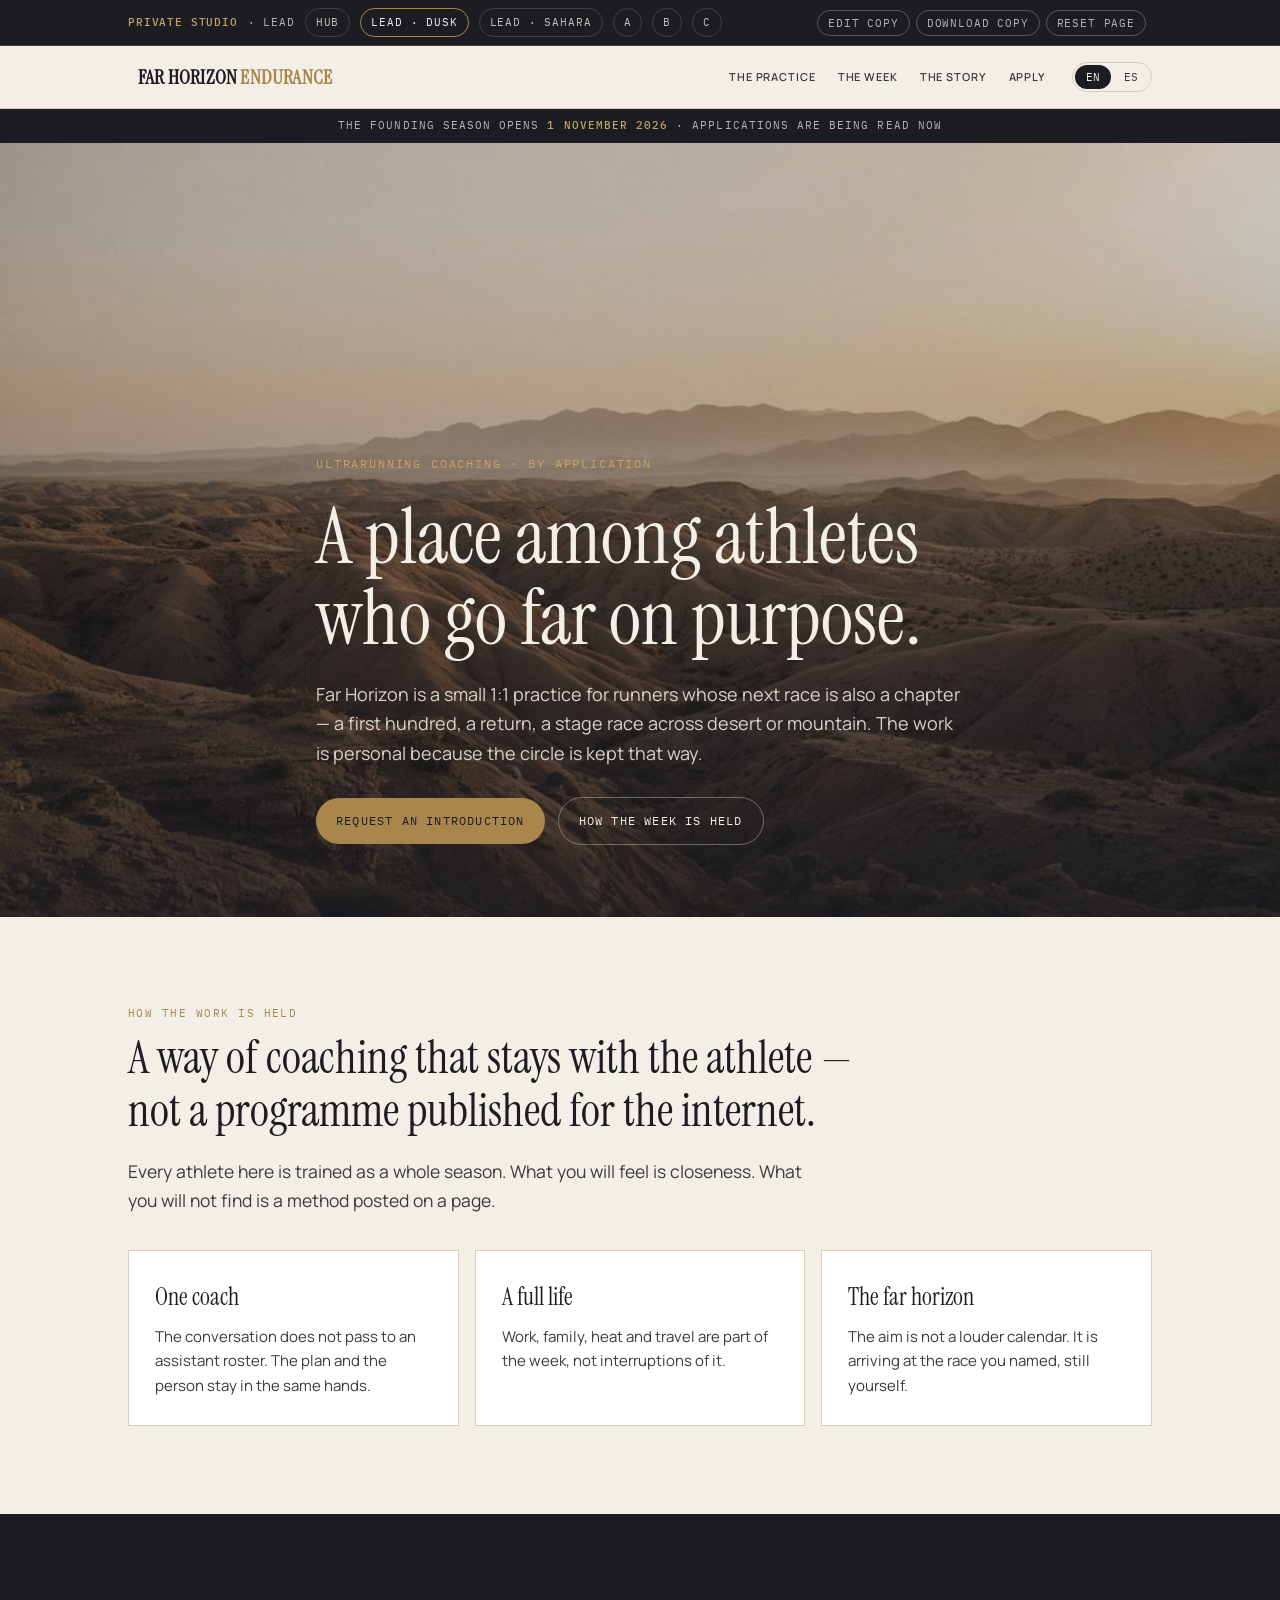
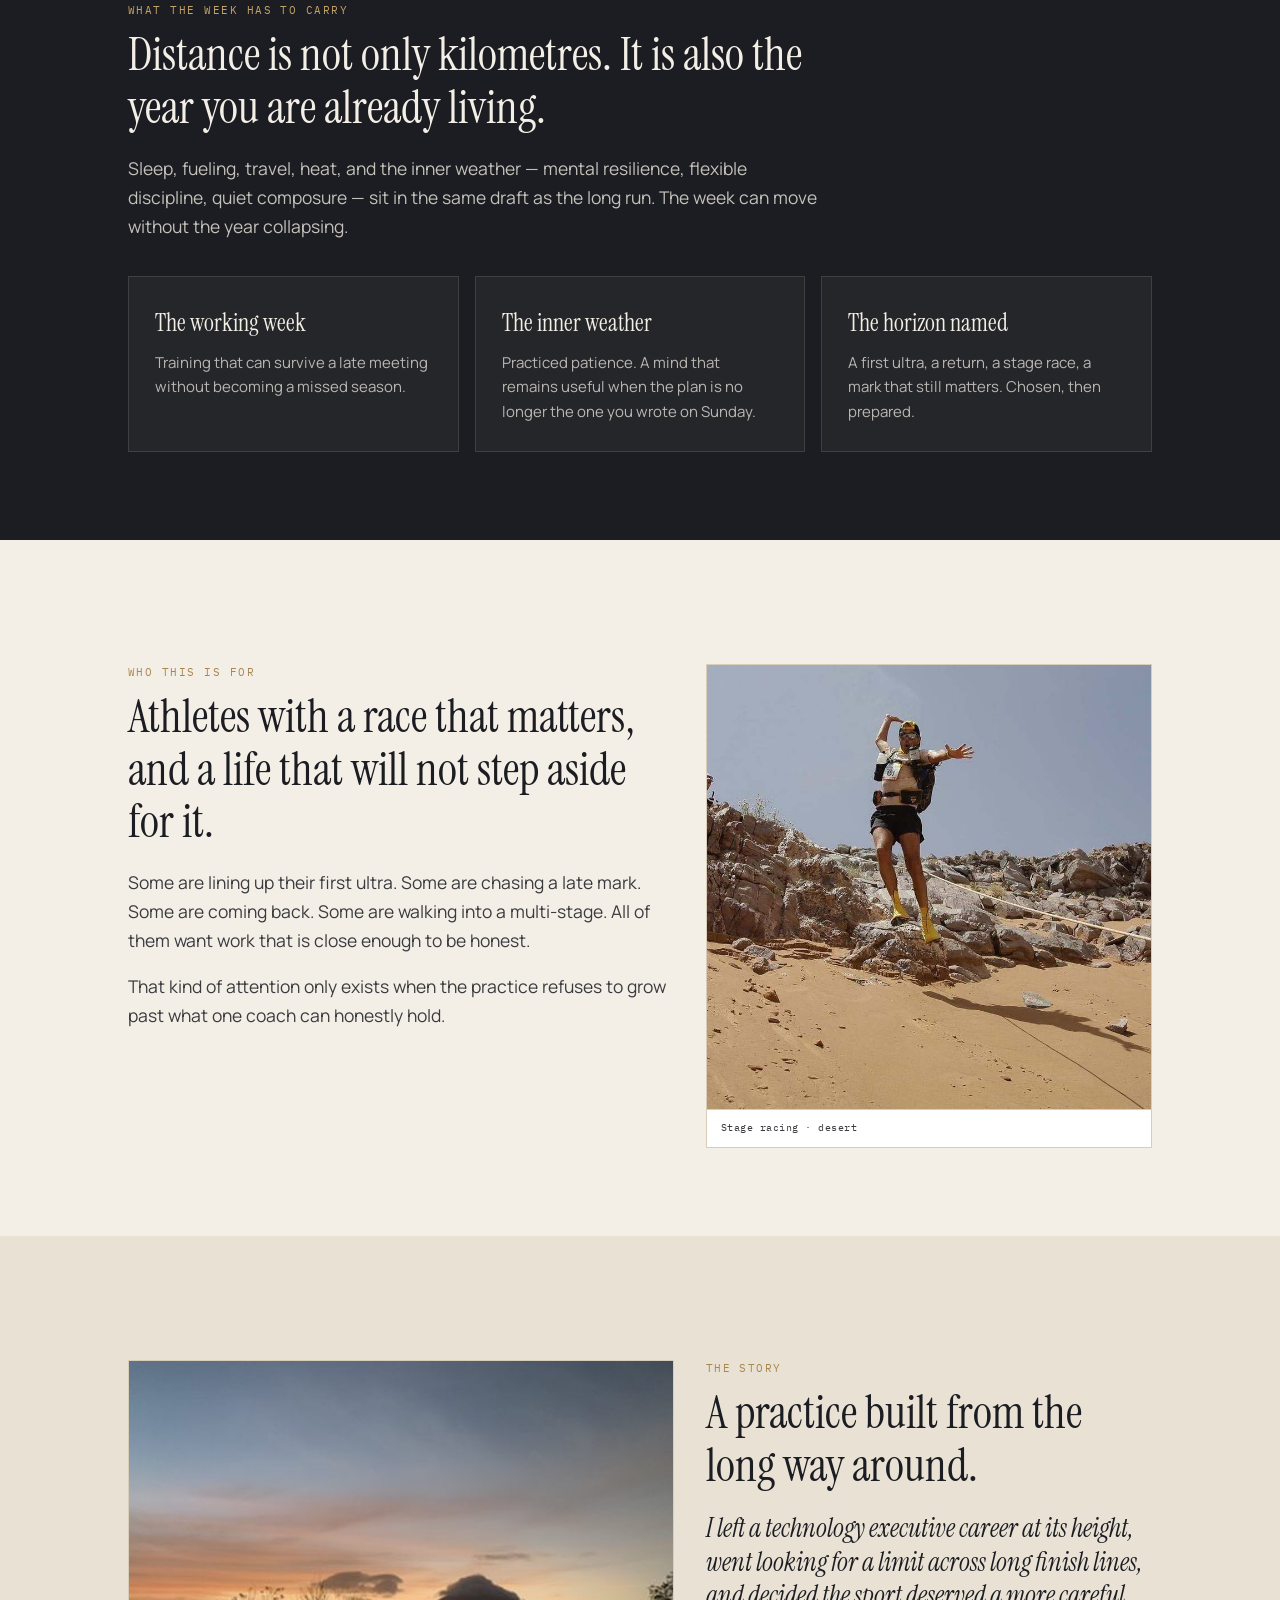
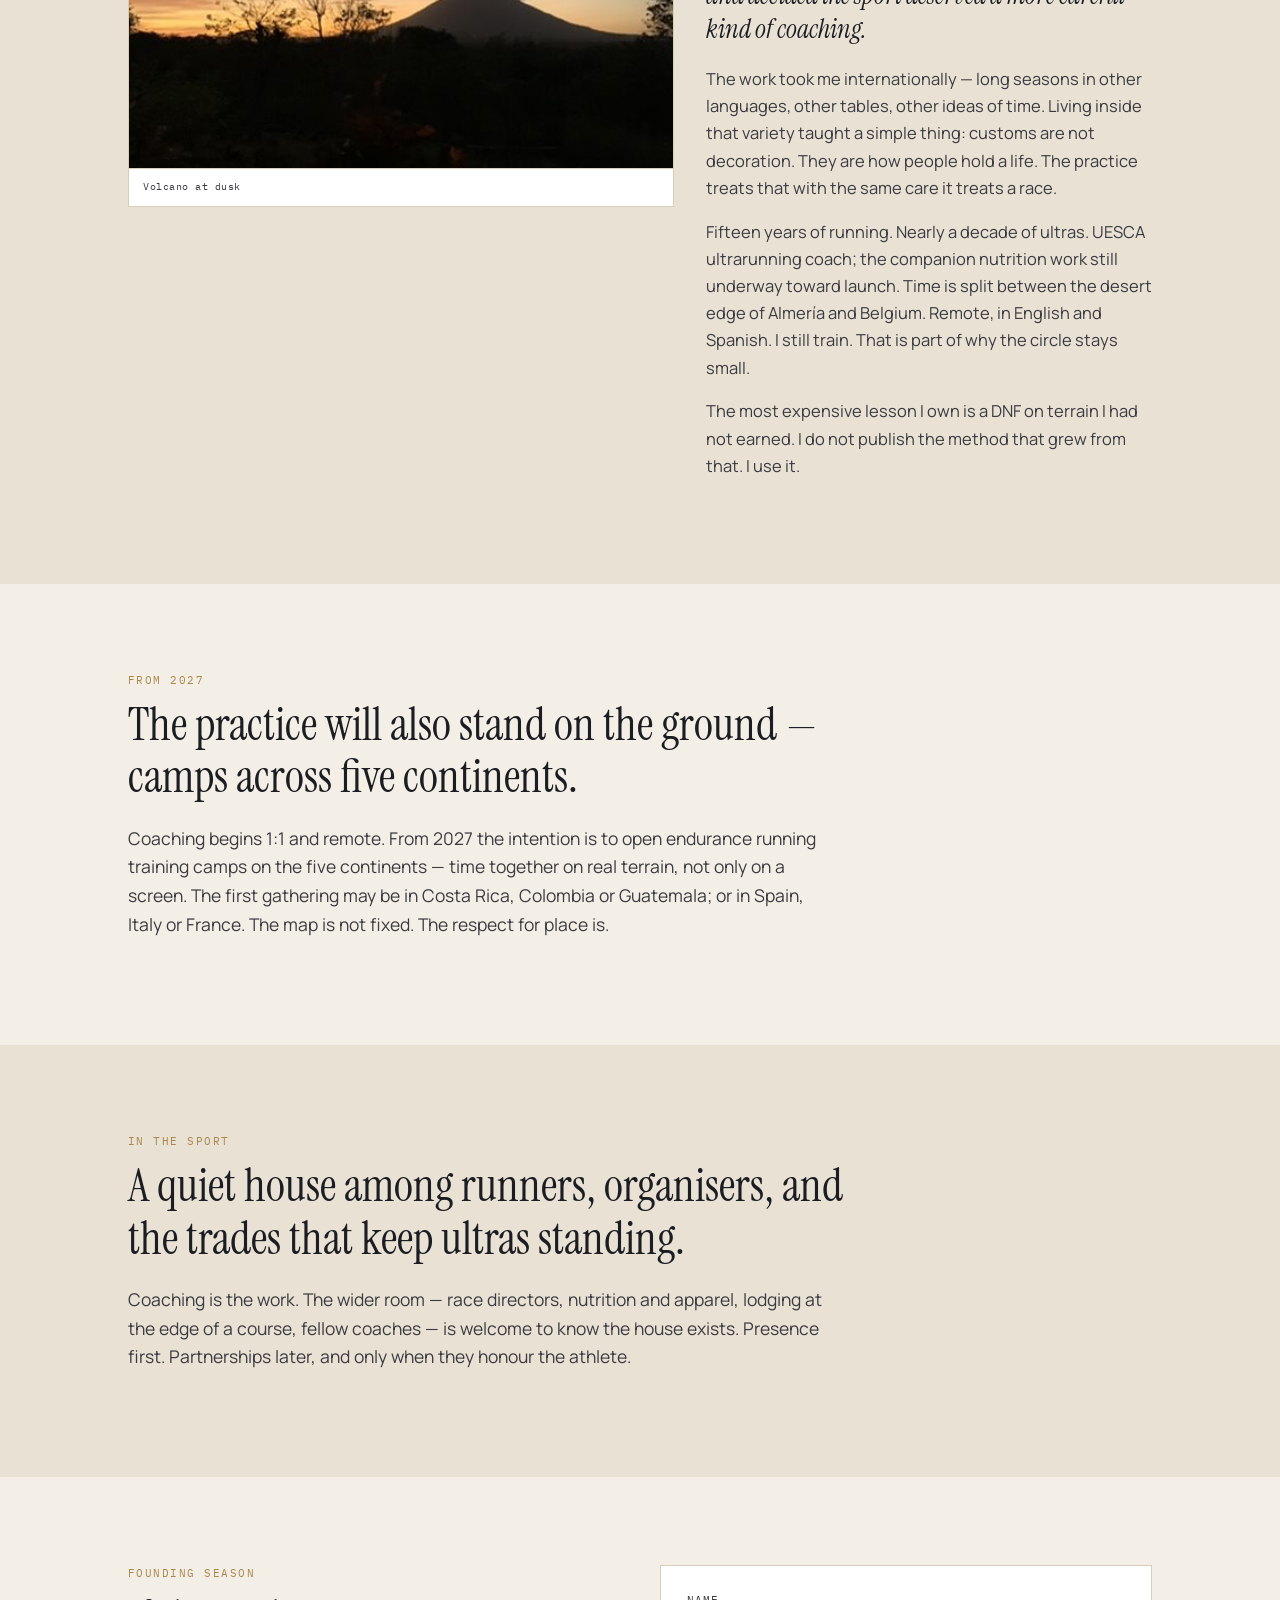
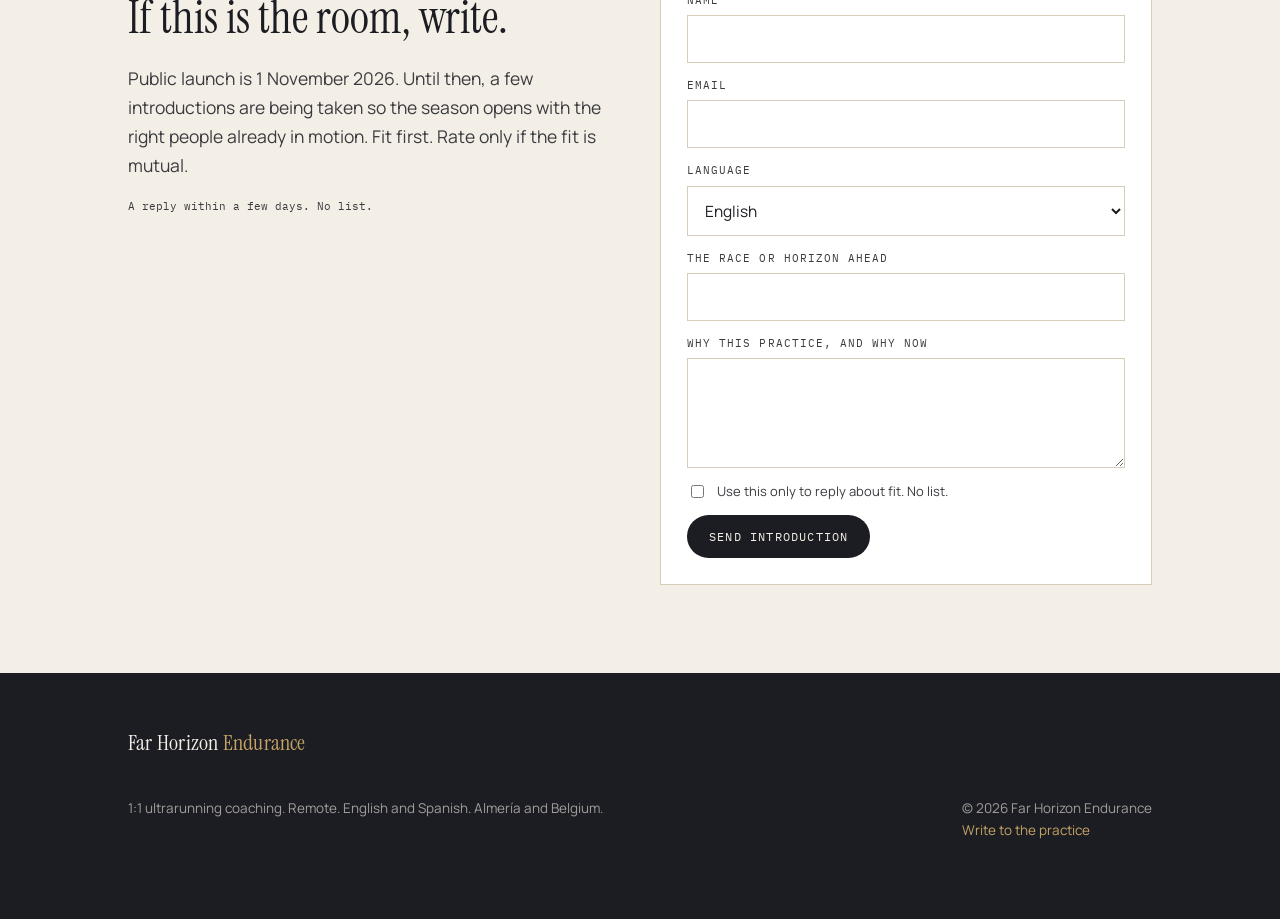
<file: lead.html>
<!DOCTYPE html>
<html lang="en" data-lang="en">
<head>
<meta charset="UTF-8" />
<meta name="viewport" content="width=device-width, initial-scale=1" />
<meta name="robots" content="noindex, nofollow" />
<title>Far Horizon Endurance</title>
<meta name="description" content="One-to-one ultrarunning coaching. A small practice. Applications toward 1 November 2026." />
<link rel="preconnect" href="https://fonts.googleapis.com" />
<link rel="preconnect" href="https://fonts.gstatic.com" crossorigin />
<link href="https://fonts.googleapis.com/css2?family=Manrope:wght@400;500;600;700&family=Instrument+Serif:ital@0;1&family=IBM+Plex+Mono:wght@400;500&display=swap" rel="stylesheet" />
<link rel="stylesheet" href="css/studio.css" />
</head>
<body>
<div class="studio"><div class="wrap">
  <b>Private studio</b> · Lead
  <a href="index.html">Hub</a>
  <a class="on" href="lead.html">Lead · dusk</a>
  <a href="sahara.html">Lead · Sahara</a>
  <a href="a.html">A</a>
  <a href="b.html">B</a>
  <a href="c.html">C</a>
</div></div>
<nav><div class="wrap">
  <a class="wordmark" href="lead.html">Far Horizon <em>Endurance</em></a>
  <div class="links">
    <a href="#practice"><span class="i-en">The practice</span><span class="i-es">La práctica</span></a>
    <a href="#week"><span class="i-en">The week</span><span class="i-es">La semana</span></a>
    <a href="#story"><span class="i-en">The story</span><span class="i-es">La historia</span></a>
    <a href="#apply"><span class="i-en">Apply</span><span class="i-es">Solicitar</span></a>
  </div>
  <div class="langs"><button id="b-en" class="on" type="button" onclick="setLang('en')">EN</button><button id="b-es" type="button" onclick="setLang('es')">ES</button></div>
</div></nav>
<div class="ribbon"><span class="i-en">The founding season opens <b>1 November 2026</b> · applications are being read now</span><span class="i-es">La temporada fundacional abre el <b>1 de noviembre de 2026</b> · las solicitudes se leen ya</span></div>
<header class="hero">
  <img class="bg" alt="" src="img/hero-dusk.jpg" />
  <div class="veil"></div>
  <div class="wrap">
    <div class="kicker"><span class="i-en">Ultrarunning coaching · by application</span><span class="i-es">Coaching de ultrarunning · por solicitud</span></div>
    <h1><span class="i-en">A place among athletes<br>who go far on purpose.</span><span class="i-es">Un lugar entre atletas<br>que van lejos a propósito.</span></h1>
    <p class="lead"><span class="i-en">Far Horizon is a small 1:1 practice for runners whose next race is also a chapter — a first hundred, a return, a stage race across desert or mountain. The work is personal because the circle is kept that way.</span><span class="i-es">Far Horizon es una práctica 1:1 reducida para corredores cuya próxima carrera es también un capítulo — un primer hundred, un regreso, una etapa en desierto o montaña. El trabajo es personal porque el círculo se mantiene así.</span></p>
    <a class="cta" href="#apply"><span class="i-en">Request an introduction</span><span class="i-es">Pedir una presentación</span></a>
    <a class="cta ghost" href="#week"><span class="i-en">How the week is held</span><span class="i-es">Cómo se sostiene la semana</span></a>
  </div>
</header>
<section id="practice">
  <div class="wrap">
    <div class="mlabel"><span class="i-en">How the work is held</span><span class="i-es">Cómo se sostiene el trabajo</span></div>
    <h2><span class="i-en">A way of coaching that stays with the athlete — not a programme published for the internet.</span><span class="i-es">Una forma de entrenar que permanece con el atleta — no un programa publicado en internet.</span></h2>
    <p class="lead"><span class="i-en">Every athlete here is trained as a whole season. What you will feel is closeness. What you will not find is a method posted on a page.</span><span class="i-es">Cada atleta se entrena como una temporada completa. Lo que se siente es cercanía. Lo que no encontrarás es un método colgado en una página.</span></p>
    <div class="grid3">
      <div class="card"><h3><span class="i-en">One coach</span><span class="i-es">Un solo coach</span></h3><p><span class="i-en">The conversation does not pass to an assistant roster. The plan and the person stay in the same hands.</span><span class="i-es">La conversación no pasa a un roster de asistentes. El plan y la persona quedan en las mismas manos.</span></p></div>
      <div class="card"><h3><span class="i-en">A full life</span><span class="i-es">Una vida completa</span></h3><p><span class="i-en">Work, family, heat and travel are part of the week, not interruptions of it.</span><span class="i-es">Trabajo, familia, calor y viajes forman parte de la semana, no la interrumpen.</span></p></div>
      <div class="card"><h3><span class="i-en">The far horizon</span><span class="i-es">El horizonte lejano</span></h3><p><span class="i-en">The aim is not a louder calendar. It is arriving at the race you named, still yourself.</span><span class="i-es">El objetivo no es un calendario más ruidoso. Es llegar a la carrera que nombraste, siendo todavía tú.</span></p></div>
    </div>
  </div>
</section>
<section id="week" class="dark">
  <div class="wrap">
    <div class="mlabel"><span class="i-en">What the week has to carry</span><span class="i-es">Lo que la semana tiene que cargar</span></div>
    <h2><span class="i-en">Distance is not only kilometres. It is also the year you are already living.</span><span class="i-es">La distancia no son solo kilómetros. Es también el año que ya estás viviendo.</span></h2>
    <p class="lead"><span class="i-en">Sleep, fueling, travel, heat, and the inner weather — mental resilience, flexible discipline, quiet composure — sit in the same draft as the long run. The week can move without the year collapsing.</span><span class="i-es">Sueño, nutrición, viajes, calor y el clima interior — resiliencia mental, disciplina flexible, compostura quieta — viven en el mismo borrador que el rodaje largo. La semana puede moverse sin que se caiga el año.</span></p>
    <div class="grid3">
      <div class="card"><h3><span class="i-en">The working week</span><span class="i-es">La semana laboral</span></h3><p><span class="i-en">Training that can survive a late meeting without becoming a missed season.</span><span class="i-es">Un entrenamiento que sobrevive a una reunión tardía sin convertirse en una temporada perdida.</span></p></div>
      <div class="card"><h3><span class="i-en">The inner weather</span><span class="i-es">El clima interior</span></h3><p><span class="i-en">Practiced patience. A mind that remains useful when the plan is no longer the one you wrote on Sunday.</span><span class="i-es">Paciencia practicada. Una mente que sigue siendo útil cuando el plan ya no es el que escribiste el domingo.</span></p></div>
      <div class="card"><h3><span class="i-en">The horizon named</span><span class="i-es">El horizonte nombrado</span></h3><p><span class="i-en">A first ultra, a return, a stage race, a mark that still matters. Chosen, then prepared.</span><span class="i-es">Un primer ultra, un regreso, una carrera por etapas, una marca que aún importa. Elegido, y después preparado.</span></p></div>
    </div>
  </div>
</section>
<section id="who">
  <div class="wrap grid2">
    <div>
      <div class="mlabel"><span class="i-en">Who this is for</span><span class="i-es">Para quién</span></div>
      <h2><span class="i-en">Athletes with a race that matters, and a life that will not step aside for it.</span><span class="i-es">Atletas con una carrera que importa, y una vida que no se aparta por ella.</span></h2>
      <p class="lead"><span class="i-en">Some are lining up their first ultra. Some are chasing a late mark. Some are coming back. Some are walking into a multi-stage. All of them want work that is close enough to be honest.</span><span class="i-es">Algunos alinean su primer ultra. Otros persiguen una marca tardía. Otros regresan. Otros entran en una carrera por etapas. Todos quieren un trabajo lo bastante cercano como para ser honesto.</span></p>
      <p class="lead"><span class="i-en">That kind of attention only exists when the practice refuses to grow past what one coach can honestly hold.</span><span class="i-es">Ese tipo de atención solo existe cuando la práctica se niega a crecer más allá de lo que un solo coach puede sostener con honestidad.</span></p>
    </div>
    <figure class="photo">
      <img alt="" src="img/terrain-sand.jpg" />
      <figcaption><span class="i-en">Stage racing · desert</span><span class="i-es">Carreras por etapas · desierto</span></figcaption>
    </figure>
  </div>
</section>
<section id="story" class="alt">
  <div class="wrap grid2">
    <figure class="photo">
      <img alt="" src="img/terrain-volcano.jpg" />
      <figcaption><span class="i-en">Volcano at dusk</span><span class="i-es">Volcán al crepúsculo</span></figcaption>
    </figure>
    <div class="prose">
      <div class="mlabel"><span class="i-en">The story</span><span class="i-es">La historia</span></div>
      <h2><span class="i-en">A practice built from the long way around.</span><span class="i-es">Una práctica construida por el camino largo.</span></h2>
      <blockquote><span class="i-en">I left a technology executive career at its height, went looking for a limit across long finish lines, and decided the sport deserved a more careful kind of coaching.</span><span class="i-es">Dejé una carrera ejecutiva en tecnología en su altura, salí a buscar un límite en metas largas, y decidí que el deporte merecía un coaching más cuidadoso.</span></blockquote>
      <p><span class="i-en">The work took me internationally — long seasons in other languages, other tables, other ideas of time. Living inside that variety taught a simple thing: customs are not decoration. They are how people hold a life. The practice treats that with the same care it treats a race.</span><span class="i-es">El trabajo me llevó a viajar internacionalmente — temporadas largas en otras lenguas, otras mesas, otras ideas del tiempo. Vivir dentro de esa variedad enseñó algo simple: las costumbres no son adorno. Son el modo en que las personas sostienen una vida. La práctica trata eso con el mismo cuidado con el que trata una carrera.</span></p>
      <p><span class="i-en">Fifteen years of running. Nearly a decade of ultras. UESCA ultrarunning coach; the companion nutrition work still underway toward launch. Time is split between the desert edge of Almería and Belgium. Remote, in English and Spanish. I still train. That is part of why the circle stays small.</span><span class="i-es">Quince años corriendo. Casi una década de ultras. Coach UESCA de ultrarunning; el trabajo compañero de nutrición aún en curso hacia el lanzamiento. El tiempo se reparte entre el borde desértico de Almería y Bélgica. En remoto, en inglés y español. Sigo entrenando. Por eso el círculo se mantiene pequeño.</span></p>
      <p><span class="i-en">The most expensive lesson I own is a DNF on terrain I had not earned. I do not publish the method that grew from that. I use it.</span><span class="i-es">La lección más cara que tengo es un DNF en un terreno que no había ganado. No publico el método que nació de eso. Lo uso.</span></p>
    </div>
  </div>
</section>
<section id="horizon">
  <div class="wrap">
    <div class="mlabel"><span class="i-en">From 2027</span><span class="i-es">Desde 2027</span></div>
    <h2><span class="i-en">The practice will also stand on the ground — camps across five continents.</span><span class="i-es">La práctica también se pondrá en pie — campamentos en cinco continentes.</span></h2>
    <p class="lead"><span class="i-en">Coaching begins 1:1 and remote. From 2027 the intention is to open endurance running training camps on the five continents — time together on real terrain, not only on a screen. The first gathering may be in Costa Rica, Colombia or Guatemala; or in Spain, Italy or France. The map is not fixed. The respect for place is.</span><span class="i-es">El coaching empieza 1:1 y en remoto. Desde 2027 la intención es abrir campamentos de entrenamiento de resistencia en los cinco continentes — tiempo juntos en terreno real, no solo en una pantalla. El primer encuentro puede ser en Costa Rica, Colombia o Guatemala; o en España, Italia o Francia. El mapa no está fijo. El respeto por el lugar, sí.</span></p>
  </div>
</section>
<section class="alt" id="sport">
  <div class="wrap">
    <div class="mlabel"><span class="i-en">In the sport</span><span class="i-es">En el deporte</span></div>
    <h2><span class="i-en">A quiet house among runners, organisers, and the trades that keep ultras standing.</span><span class="i-es">Una casa discreta entre corredores, organizadores y oficios que sostienen los ultras.</span></h2>
    <p class="lead"><span class="i-en">Coaching is the work. The wider room — race directors, nutrition and apparel, lodging at the edge of a course, fellow coaches — is welcome to know the house exists. Presence first. Partnerships later, and only when they honour the athlete.</span><span class="i-es">El coaching es el trabajo. La sala más amplia — direcciones de carrera, nutrición y material, alojamiento al borde de un recorrido, otros coaches — puede saber que la casa existe. Primero la presencia. Las alianzas, después, y solo si honran al atleta.</span></p>
  </div>
</section>
<section id="apply">
  <div class="wrap callgrid">
    <div>
      <div class="mlabel"><span class="i-en">Founding season</span><span class="i-es">Temporada fundacional</span></div>
      <h2><span class="i-en">If this is the room, write.</span><span class="i-es">Si este es el cuarto, escribe.</span></h2>
      <p class="lead"><span class="i-en">Public launch is 1 November 2026. Until then, a few introductions are being taken so the season opens with the right people already in motion. Fit first. Rate only if the fit is mutual.</span><span class="i-es">El lanzamiento público es el 1 de noviembre de 2026. Hasta entonces se aceptan unas presentaciones para que la temporada abra con las personas adecuadas ya en marcha. Primero el encaje. La tarifa, solo si el encaje es mutuo.</span></p>
      <p class="fine"><span class="i-en">A reply within a few days. No list.</span><span class="i-es">Respuesta en unos días. Sin lista.</span></p>
    </div>
    <div class="card">
      <form action="https://formsubmit.co/alejandrojgarciap@hotmail.com" method="POST">
        <input type="hidden" name="_subject" value="Far Horizon — introduction (Lead dusk)" />
        <input type="hidden" name="_captcha" value="false" />
        <input type="hidden" name="_template" value="table" />
        <input type="text" name="_honey" style="display:none" tabindex="-1" autocomplete="off" />
        <input type="hidden" name="version" value="lead-dusk" />
        <label><span class="i-en">Name</span><span class="i-es">Nombre</span><input required name="name" autocomplete="name" /></label>
        <label><span class="i-en">Email</span><span class="i-es">Correo</span><input required type="email" name="email" autocomplete="email" /></label>
        <label><span class="i-en">Language</span><span class="i-es">Idioma</span>
          <select name="language"><option>English</option><option>Español</option><option>EN / ES</option></select></label>
        <label><span class="i-en">The race or horizon ahead</span><span class="i-es">La carrera u horizonte por delante</span><input name="goal" /></label>
        <label><span class="i-en">Why this practice, and why now</span><span class="i-es">Por qué esta práctica, y por qué ahora</span><textarea name="message"></textarea></label>
        <label class="consent"><input required type="checkbox" name="consent" value="yes" />
          <span class="i-en">Use this only to reply about fit. No list.</span>
          <span class="i-es">Usar solo para responder sobre el encaje. Sin lista.</span></label>
        <button type="submit"><span class="i-en">Send introduction</span><span class="i-es">Enviar presentación</span></button>
      </form>
    </div>
  </div>
</section>
<footer>
  <div class="wrap">
    <div class="wordmark">Far Horizon <em style="color:var(--gold-light);font-style:normal">Endurance</em></div>
    <div class="footgrid">
      <p><span class="i-en">1:1 ultrarunning coaching. Remote. English and Spanish. Almería and Belgium.</span><span class="i-es">Coaching 1:1 de ultrarunning. Remoto. Inglés y español. Almería y Bélgica.</span></p>
      <p>© 2026 Far Horizon Endurance<br><a href="mailto:alejandrojgarciap@hotmail.com">Write to the practice</a></p>
    </div>
  </div>
</footer>
<script>
function setLang(l){document.documentElement.lang=l;document.documentElement.setAttribute('data-lang',l);document.getElementById('b-en').classList.toggle('on',l==='en');document.getElementById('b-es').classList.toggle('on',l==='es');try{localStorage.setItem('fh-lang',l)}catch(e){}}
try{var s=localStorage.getItem('fh-lang'); if(s) setLang(s)}catch(e){}
</script>
<script src="js/copy.js"></script>
</body>
</html>
</file>
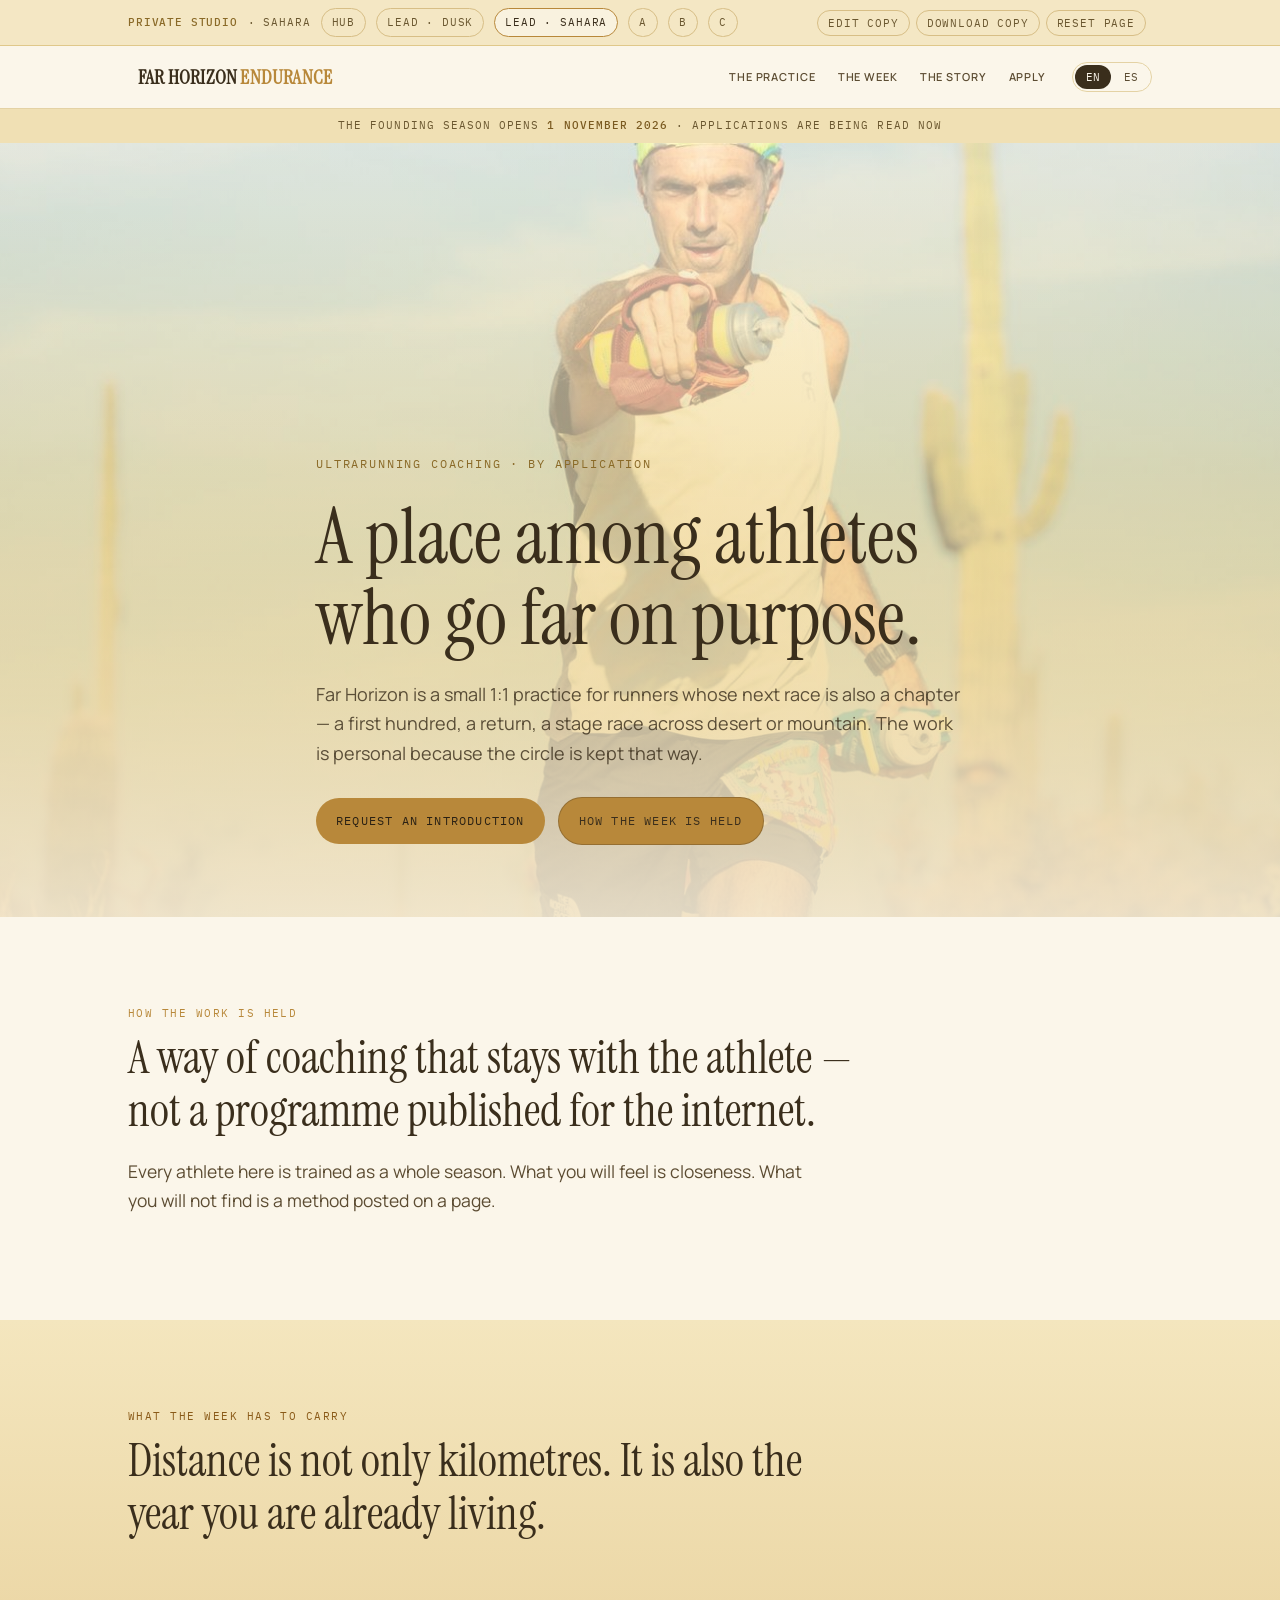
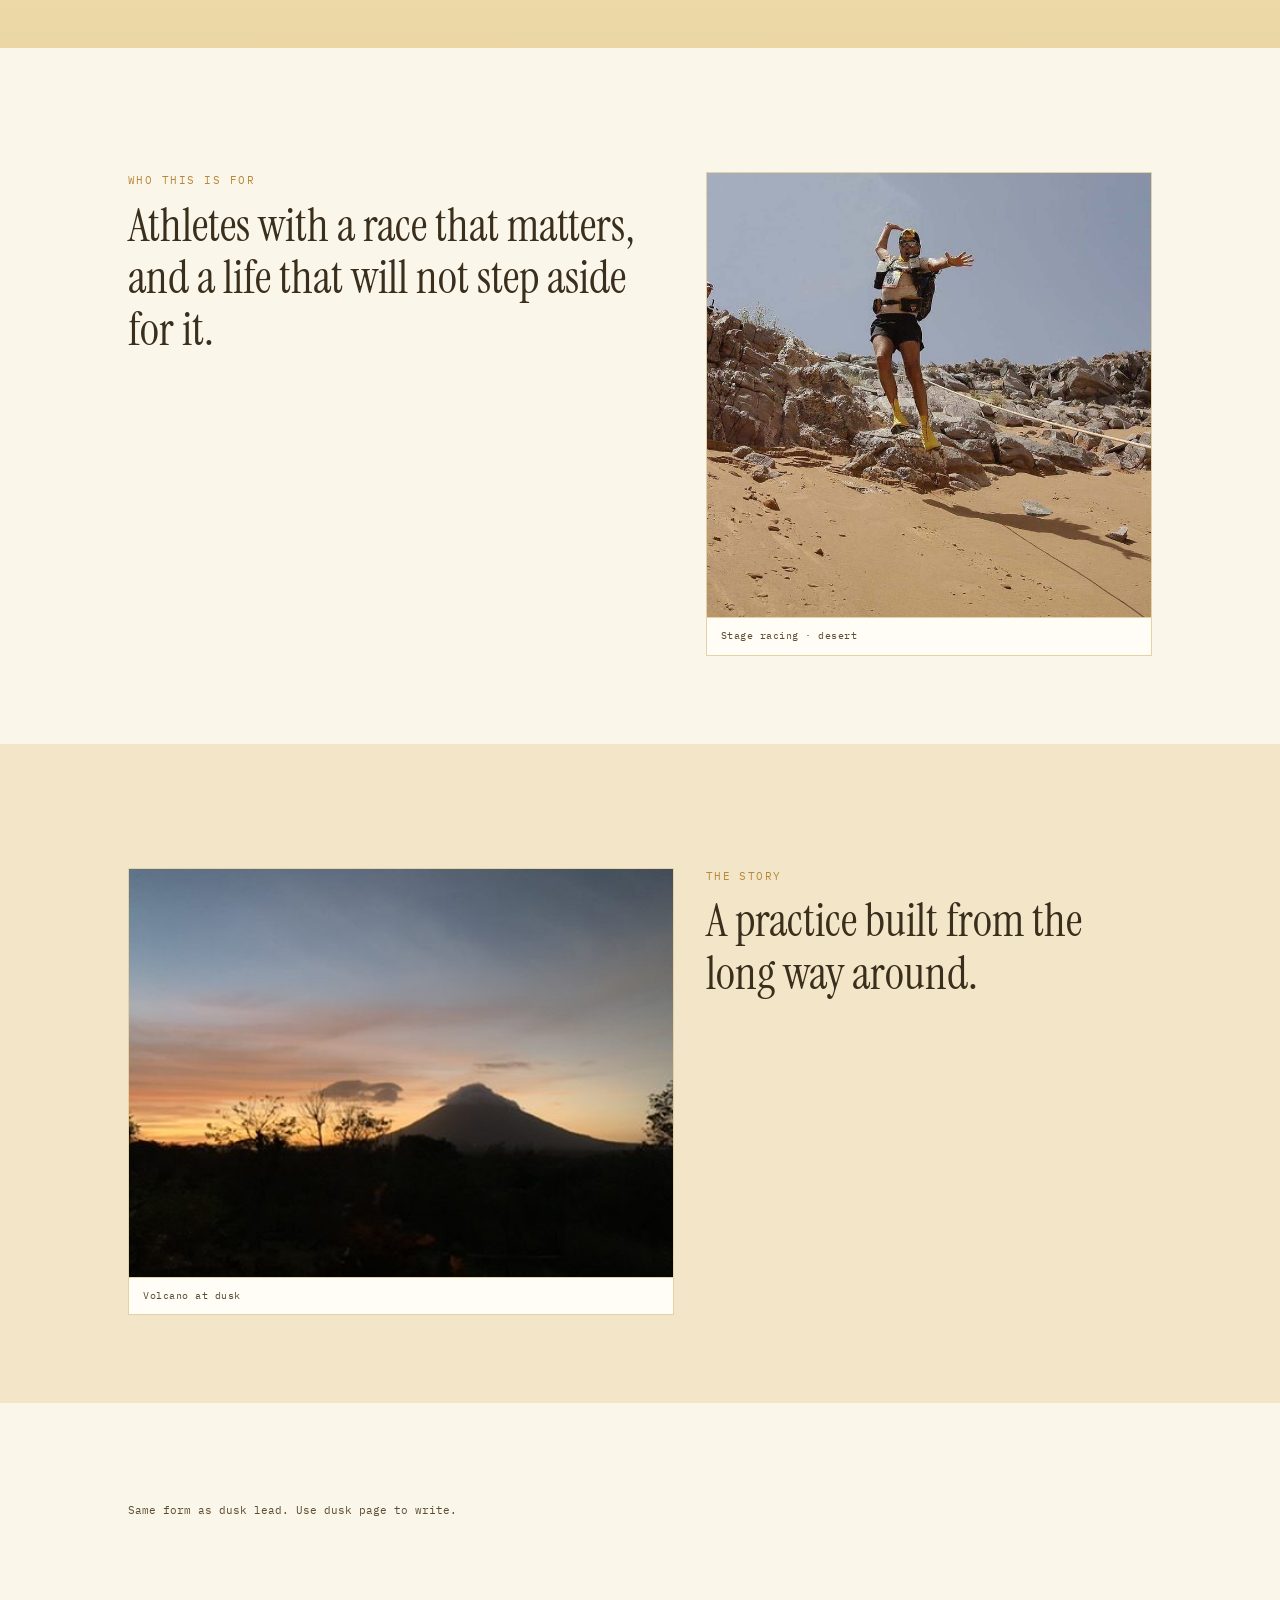
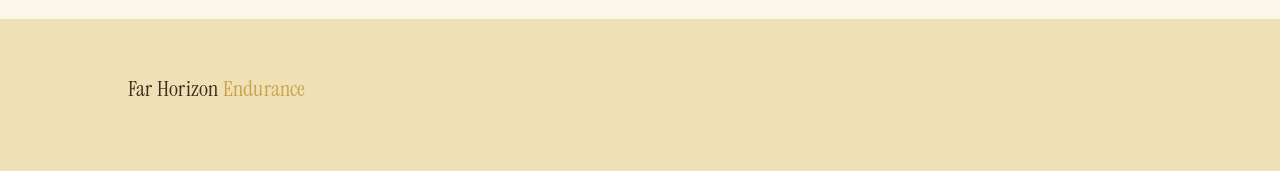
<file: sahara.html>
<!DOCTYPE html>
<html lang="en" data-lang="en" class="sahara">
<head>
<meta charset="UTF-8" />
<meta name="viewport" content="width=device-width, initial-scale=1" />
<meta name="robots" content="noindex, nofollow" />
<title>Far Horizon Endurance · Sahara</title>
<meta name="description" content="One-to-one ultrarunning coaching. A small practice. Applications toward 1 November 2026." />
<link rel="preconnect" href="https://fonts.googleapis.com" />
<link rel="preconnect" href="https://fonts.gstatic.com" crossorigin />
<link href="https://fonts.googleapis.com/css2?family=Manrope:wght@400;500;600;700&family=Instrument+Serif:ital@0;1&family=IBM+Plex+Mono:wght@400;500&display=swap" rel="stylesheet" />
<link rel="stylesheet" href="css/studio.css" />
</head>
<body>
<div class="studio"><div class="wrap">
  <b>Private studio</b> · Sahara
  <a href="index.html">Hub</a>
  <a href="lead.html">Lead · dusk</a>
  <a class="on" href="sahara.html">Lead · Sahara</a>
  <a href="a.html">A</a>
  <a href="b.html">B</a>
  <a href="c.html">C</a>
</div></div>
<nav><div class="wrap">
  <a class="wordmark" href="sahara.html">Far Horizon <em>Endurance</em></a>
  <div class="links">
    <a href="#practice"><span class="i-en">The practice</span><span class="i-es">La práctica</span></a>
    <a href="#week"><span class="i-en">The week</span><span class="i-es">La semana</span></a>
    <a href="#story"><span class="i-en">The story</span><span class="i-es">La historia</span></a>
    <a href="#apply"><span class="i-en">Apply</span><span class="i-es">Solicitar</span></a>
  </div>
  <div class="langs"><button id="b-en" class="on" type="button" onclick="setLang('en')">EN</button><button id="b-es" type="button" onclick="setLang('es')">ES</button></div>
</div></nav>
<div class="ribbon"><span class="i-en">The founding season opens <b>1 November 2026</b> · applications are being read now</span><span class="i-es">La temporada fundacional abre el <b>1 de noviembre de 2026</b> · las solicitudes se leen ya</span></div>
<header class="hero">
  <img class="bg" alt="" src="img/hero-sahara.jpg" />
  <div class="veil"></div>
  <div class="wrap">
    <div class="kicker"><span class="i-en">Ultrarunning coaching · by application</span><span class="i-es">Coaching de ultrarunning · por solicitud</span></div>
    <h1><span class="i-en">A place among athletes<br>who go far on purpose.</span><span class="i-es">Un lugar entre atletas<br>que van lejos a propósito.</span></h1>
    <p class="lead"><span class="i-en">Far Horizon is a small 1:1 practice for runners whose next race is also a chapter — a first hundred, a return, a stage race across desert or mountain. The work is personal because the circle is kept that way.</span><span class="i-es">Far Horizon es una práctica 1:1 reducida para corredores cuya próxima carrera es también un capítulo — un primer hundred, un regreso, una etapa en desierto o montaña. El trabajo es personal porque el círculo se mantiene así.</span></p>
    <a class="cta" href="#apply"><span class="i-en">Request an introduction</span><span class="i-es">Pedir una presentación</span></a>
    <a class="cta ghost" href="#week"><span class="i-en">How the week is held</span><span class="i-es">Cómo se sostiene la semana</span></a>
  </div>
</header>
<section id="practice"><div class="wrap">
    <div class="mlabel"><span class="i-en">How the work is held</span><span class="i-es">Cómo se sostiene el trabajo</span></div>
    <h2><span class="i-en">A way of coaching that stays with the athlete — not a programme published for the internet.</span><span class="i-es">Una forma de entrenar que permanece con el atleta — no un programa publicado en internet.</span></h2>
    <p class="lead"><span class="i-en">Every athlete here is trained as a whole season. What you will feel is closeness. What you will not find is a method posted on a page.</span><span class="i-es">Cada atleta se entrena como una temporada completa. Lo que se siente es cercanía. Lo que no encontrarás es un método colgado en una página.</span></p>
</div></section>
<section id="week" class="dark"><div class="wrap">
    <div class="mlabel"><span class="i-en">What the week has to carry</span><span class="i-es">Lo que la semana tiene que cargar</span></div>
    <h2><span class="i-en">Distance is not only kilometres. It is also the year you are already living.</span><span class="i-es">La distancia no son solo kilómetros. Es también el año que ya estás viviendo.</span></h2>
</div></section>
<section id="who"><div class="wrap grid2"><div>
      <div class="mlabel"><span class="i-en">Who this is for</span><span class="i-es">Para quién</span></div>
      <h2><span class="i-en">Athletes with a race that matters, and a life that will not step aside for it.</span><span class="i-es">Atletas con una carrera que importa, y una vida que no se aparta por ella.</span></h2>
    </div>
    <figure class="photo">
      <img alt="" src="img/terrain-sand.jpg" />
      <figcaption><span class="i-en">Stage racing · desert</span><span class="i-es">Carreras por etapas · desierto</span></figcaption>
    </figure>
</div></section>
<section id="story" class="alt"><div class="wrap grid2">
    <figure class="photo">
      <img alt="" src="img/terrain-volcano.jpg" />
      <figcaption><span class="i-en">Volcano at dusk</span><span class="i-es">Volcán al crepúsculo</span></figcaption>
    </figure>
    <div class="prose">
      <div class="mlabel"><span class="i-en">The story</span><span class="i-es">La historia</span></div>
      <h2><span class="i-en">A practice built from the long way around.</span><span class="i-es">Una práctica construida por el camino largo.</span></h2>
    </div>
</div></section>
<section id="apply"><div class="wrap"><p class="fine">Same form as dusk lead. Use dusk page to write.</p></div></section>
<footer><div class="wrap"><div class="wordmark">Far Horizon <em style="color:var(--gold-light);font-style:normal">Endurance</em></div></div></footer>
<script>
function setLang(l){document.documentElement.lang=l;document.documentElement.setAttribute('data-lang',l);document.getElementById('b-en').classList.toggle('on',l==='en');document.getElementById('b-es').classList.toggle('on',l==='es');try{localStorage.setItem('fh-lang',l)}catch(e){}}
try{var s=localStorage.getItem('fh-lang'); if(s) setLang(s)}catch(e){}
</script>
<script src="js/copy.js"></script>
</body></html>
</file>
<file: css/studio.css>
:root{
  --ink:#1C1D22; --graphite:#3A3A3F; --parchment:#F4EFE6; --sand:#E8E1D4; --dune:#D8CDB8;
  --gold:#A8864C; --gold-light:#C4A366; --paper:#FFFFFF; --night:#1F2A3A;
  --serif:"Instrument Serif","Times New Roman",serif;
  --sans:"Manrope",system-ui,sans-serif;
  --mono:"IBM Plex Mono",ui-monospace,monospace;
}
*{box-sizing:border-box}
html{scroll-behavior:smooth}
body{margin:0;background:var(--parchment);color:var(--ink);font-family:var(--sans);font-size:16.5px;line-height:1.65}
.i-es{display:none}
html[data-lang="es"] .i-es{display:revert}
html[data-lang="es"] .i-en{display:none}
.wrap{max-width:1080px;margin:0 auto;padding:0 28px}
.studio{position:sticky;top:0;z-index:80;background:#1C1D22;color:rgba(244,239,230,.72);font-family:var(--mono);font-size:10.5px;letter-spacing:.08em;text-transform:uppercase;border-bottom:1px solid rgba(168,134,76,.35)}
.studio .wrap{display:flex;align-items:center;gap:10px;min-height:42px;flex-wrap:wrap;padding:8px 28px}
.studio b{color:var(--gold-light);font-weight:500}
.studio a{color:rgba(244,239,230,.78);text-decoration:none;padding:5px 10px;border:1px solid rgba(244,239,230,.16);border-radius:999px}
.studio a.on,.studio a:hover{border-color:var(--gold);color:var(--parchment)}
nav{position:sticky;top:42px;z-index:50;background:rgba(244,239,230,.92);backdrop-filter:blur(10px);border-bottom:1px solid var(--dune)}
nav .wrap{display:flex;align-items:center;gap:16px;height:62px}
.wordmark{font-family:var(--serif);font-size:20px;text-decoration:none;color:var(--ink);letter-spacing:.01em}
.wordmark em{color:var(--gold);font-style:normal}
nav .links{display:flex;gap:2px;margin-left:auto}
nav a{color:var(--graphite);text-decoration:none;font-size:11px;font-weight:600;letter-spacing:.08em;text-transform:uppercase;padding:6px 10px;border-radius:999px}
nav a:hover{background:var(--sand);color:var(--ink)}
.langs{display:flex;gap:2px;border:1px solid var(--dune);border-radius:999px;padding:2px}
.langs button{border:0;background:transparent;font-family:var(--mono);font-size:11px;padding:5px 11px;border-radius:999px;cursor:pointer;color:var(--graphite)}
.langs button.on{background:var(--ink);color:var(--parchment)}
.ribbon{background:var(--ink);color:rgba(244,239,230,.72);font-family:var(--mono);font-size:10.5px;letter-spacing:.10em;text-transform:uppercase;text-align:center;padding:8px 16px}
.ribbon b{color:var(--gold-light);font-weight:500}
.hero{position:relative;min-height:86vh;display:flex;align-items:flex-end;color:var(--parchment);overflow:hidden;background:#2a241c}
.hero img.bg{position:absolute;inset:0;width:100%;height:100%;object-fit:cover;object-position:center 42%}
.hero .veil{position:absolute;inset:0;background:linear-gradient(180deg,rgba(28,29,34,.22) 0%,rgba(28,29,34,.32) 40%,rgba(28,29,34,.82) 100%)}
.hero .wrap{position:relative;z-index:2;padding:0 28px 72px}
.kicker{font-family:var(--mono);font-size:11.5px;letter-spacing:.16em;text-transform:uppercase;color:var(--gold-light)}
.hero h1{font-family:var(--serif);font-weight:400;font-size:clamp(40px,6.6vw,78px);line-height:1.04;margin:.28em 0 .28em;max-width:14em}
.hero h1 em{color:var(--gold-light);font-style:italic}
.hero p.lead{max-width:36em;color:rgba(244,239,230,.86);font-size:18px;margin:0 0 28px}
.cta{display:inline-flex;align-items:center;gap:10px;background:var(--gold);color:var(--ink);text-decoration:none;font-family:var(--mono);font-size:12px;letter-spacing:.10em;text-transform:uppercase;padding:13px 20px;border-radius:999px}
.cta.ghost{background:transparent;color:var(--parchment);border:1px solid rgba(244,239,230,.35);margin-left:10px}
.cta:hover{filter:brightness(1.06)}
section{padding:88px 0}
section.alt{background:var(--sand)}
section.dark{background:var(--ink);color:var(--parchment)}
h2{font-family:var(--serif);font-weight:400;font-size:clamp(30px,4.2vw,46px);line-height:1.14;margin:.2em 0 .45em;max-width:16em}
h2 em{color:var(--gold);font-style:italic}
section.dark h2 em{color:var(--gold-light)}
h3{font-family:var(--serif);font-weight:400;font-size:24px;margin:0 0 .3em}
.lead{max-width:700px;color:var(--graphite);font-size:17.5px}
section.dark .lead{color:rgba(244,239,230,.78)}
.mlabel{font-family:var(--mono);font-size:10.5px;letter-spacing:.14em;text-transform:uppercase;color:var(--gold)}
section.dark .mlabel{color:var(--gold-light)}
.grid3{display:grid;grid-template-columns:repeat(3,1fr);gap:16px;margin-top:36px}
.grid2{display:grid;grid-template-columns:1.1fr .9fr;gap:32px;margin-top:36px;align-items:start}
.card{background:var(--paper);border:1px solid var(--dune);padding:26px}
section.dark .card{background:rgba(244,239,230,.04);border-color:rgba(244,239,230,.12)}
.card p{color:var(--graphite);font-size:15px;margin:.5em 0 0}
section.dark .card p{color:rgba(244,239,230,.72)}
.photo{margin:0;border:1px solid var(--dune);background:#2a241c;overflow:hidden}
.photo img{display:block;width:100%;height:auto;min-height:240px;object-fit:cover}
.photo figcaption{font-family:var(--mono);font-size:10px;letter-spacing:.05em;color:var(--graphite);padding:10px 14px;border-top:1px solid var(--dune);background:var(--paper)}
.prose p{color:var(--graphite);margin:0 0 1em}
blockquote{font-family:var(--serif);font-style:italic;font-size:26px;line-height:1.3;margin:0 0 18px}
form{display:grid;gap:14px}
label{font-family:var(--mono);font-size:10.5px;letter-spacing:.10em;text-transform:uppercase;color:var(--graphite);display:grid;gap:6px}
input,select,textarea{font-family:var(--sans);font-size:15.5px;padding:12px 13px;border:1px solid var(--dune);background:var(--paper);color:var(--ink)}
textarea{min-height:110px;resize:vertical}
.consent{display:flex;gap:10px;align-items:flex-start;font-size:13px;color:var(--graphite);letter-spacing:0;text-transform:none;font-family:var(--sans);line-height:1.45}
button[type=submit]{justify-self:start;background:var(--ink);color:var(--parchment);border:0;font-family:var(--mono);font-size:12px;letter-spacing:.10em;text-transform:uppercase;padding:14px 22px;border-radius:999px;cursor:pointer}
.fine{font-family:var(--mono);font-size:11px;color:var(--graphite);line-height:1.7;margin-top:10px}
footer{background:var(--ink);color:rgba(244,239,230,.62);padding:52px 0 64px;font-size:13.5px}
footer .wordmark{color:var(--parchment);font-size:22px}
footer a{color:var(--gold-light);text-decoration:none}
.footgrid{display:flex;justify-content:space-between;gap:24px;flex-wrap:wrap;margin-top:22px}
.callgrid{display:grid;grid-template-columns:1fr 1fr;gap:40px;align-items:start}
.notes{max-width:820px}
.notes ul{padding-left:1.15em;color:var(--graphite)}
.notes li{margin:.45em 0}
.compare{display:grid;grid-template-columns:repeat(3,1fr);gap:16px;margin-top:28px}
.compare a.card{text-decoration:none;color:inherit;display:block;transition:border-color .2s}
.compare a.card:hover{border-color:var(--gold)}
.compare .ver{font-family:var(--mono);font-size:10.5px;letter-spacing:.12em;text-transform:uppercase;color:var(--gold)}
#ok{display:none;margin-top:12px;font-size:14px;color:var(--graphite)}
@media (max-width:860px){
  .callgrid,.grid2,.compare,.grid3{grid-template-columns:1fr}
  nav .links{display:none}
  .cta.ghost{margin-left:0;margin-top:10px;display:inline-flex}
  nav{top:56px}
}
html.sahara{
  --ink:#3A2E1C; --graphite:#5C4C32; --parchment:#FBF6EA; --sand:#F3E6C8; --dune:#E4D2A4;
  --gold:#B8883A; --gold-light:#C9A24A; --paper:#FFFDF6; --night:#EFE4C4;
}
html.sahara body{background:var(--parchment);color:var(--ink)}
html.sahara .studio{background:#F4E7C4;color:#6A5730;border-bottom:1px solid #E0C88A}
html.sahara .studio b{color:#8A6A28}
html.sahara .studio a{color:#6A5730;border-color:#D7BE86}
html.sahara .studio a.on,html.sahara .studio a:hover{border-color:var(--gold);color:var(--ink);background:rgba(255,255,255,.45)}
html.sahara nav{background:rgba(251,246,234,.88);border-bottom-color:var(--dune)}
html.sahara .ribbon{background:#F0E0B4;color:#6A5730}
html.sahara .ribbon b{color:#7A5A20}
html.sahara .hero{color:var(--ink);background:linear-gradient(180deg,#FFF8E4 0%,#F6E4B4 38%,#E8C97A 72%,#D9B05C 100%)}
html.sahara .hero img.bg{opacity:.42;mix-blend-mode:multiply}
html.sahara .hero .veil{background:linear-gradient(180deg,rgba(255,248,228,.15) 0%,rgba(251,246,234,.18) 42%,rgba(251,246,234,.78) 100%)}
html.sahara .kicker{color:#8A6A28}
html.sahara .hero h1 em{color:#8A5A18}
html.sahara .hero p.lead{color:rgba(58,46,28,.82)}
html.sahara .cta{background:var(--gold);color:#2A2114}
html.sahara .cta.ghost{color:var(--ink);border-color:rgba(58,46,28,.28)}
html.sahara section.dark{background:linear-gradient(180deg,#F4E6BE 0%,#EBD6A4 100%);color:var(--ink)}
html.sahara section.dark .lead,html.sahara section.dark .card p{color:rgba(58,46,28,.78)}
html.sahara section.dark .mlabel,html.sahara section.dark h2 em{color:#8A5A18}
html.sahara section.dark .card{background:rgba(255,253,246,.55);border-color:rgba(184,136,58,.22)}
html.sahara section.alt{background:var(--sand)}
html.sahara .photo{background:#E8D09A;border-color:var(--dune)}
html.sahara footer{background:#EFE0B6;color:#6A5730}
html.sahara footer .wordmark{color:var(--ink)}
html.sahara footer a{color:#8A5A18}
html.sahara button[type=submit]{background:#3A2E1C;color:#FBF6EA}

.copytools{display:inline-flex;align-items:center;gap:6px;margin-left:auto;flex-wrap:wrap}
.copytools button{border:1px solid rgba(244,239,230,.28);background:transparent;color:inherit;font-family:var(--mono);font-size:10.5px;letter-spacing:.08em;text-transform:uppercase;padding:5px 10px;border-radius:999px;cursor:pointer}
.copytools button:hover{border-color:var(--gold);color:var(--parchment)}
html.sahara .copytools button{color:#6A5730;border-color:#D7BE86}
html.sahara .copytools button:hover{color:var(--ink);border-color:var(--gold)}
#copy-status{letter-spacing:.04em;text-transform:none;font-size:10.5px;opacity:.85}
.is-editable{outline:1px dashed rgba(196,163,102,.9);outline-offset:3px;border-radius:2px;cursor:text}
body.copy-on .is-editable:focus{outline:2px solid var(--gold);background:rgba(168,134,76,.14)}
</file>
